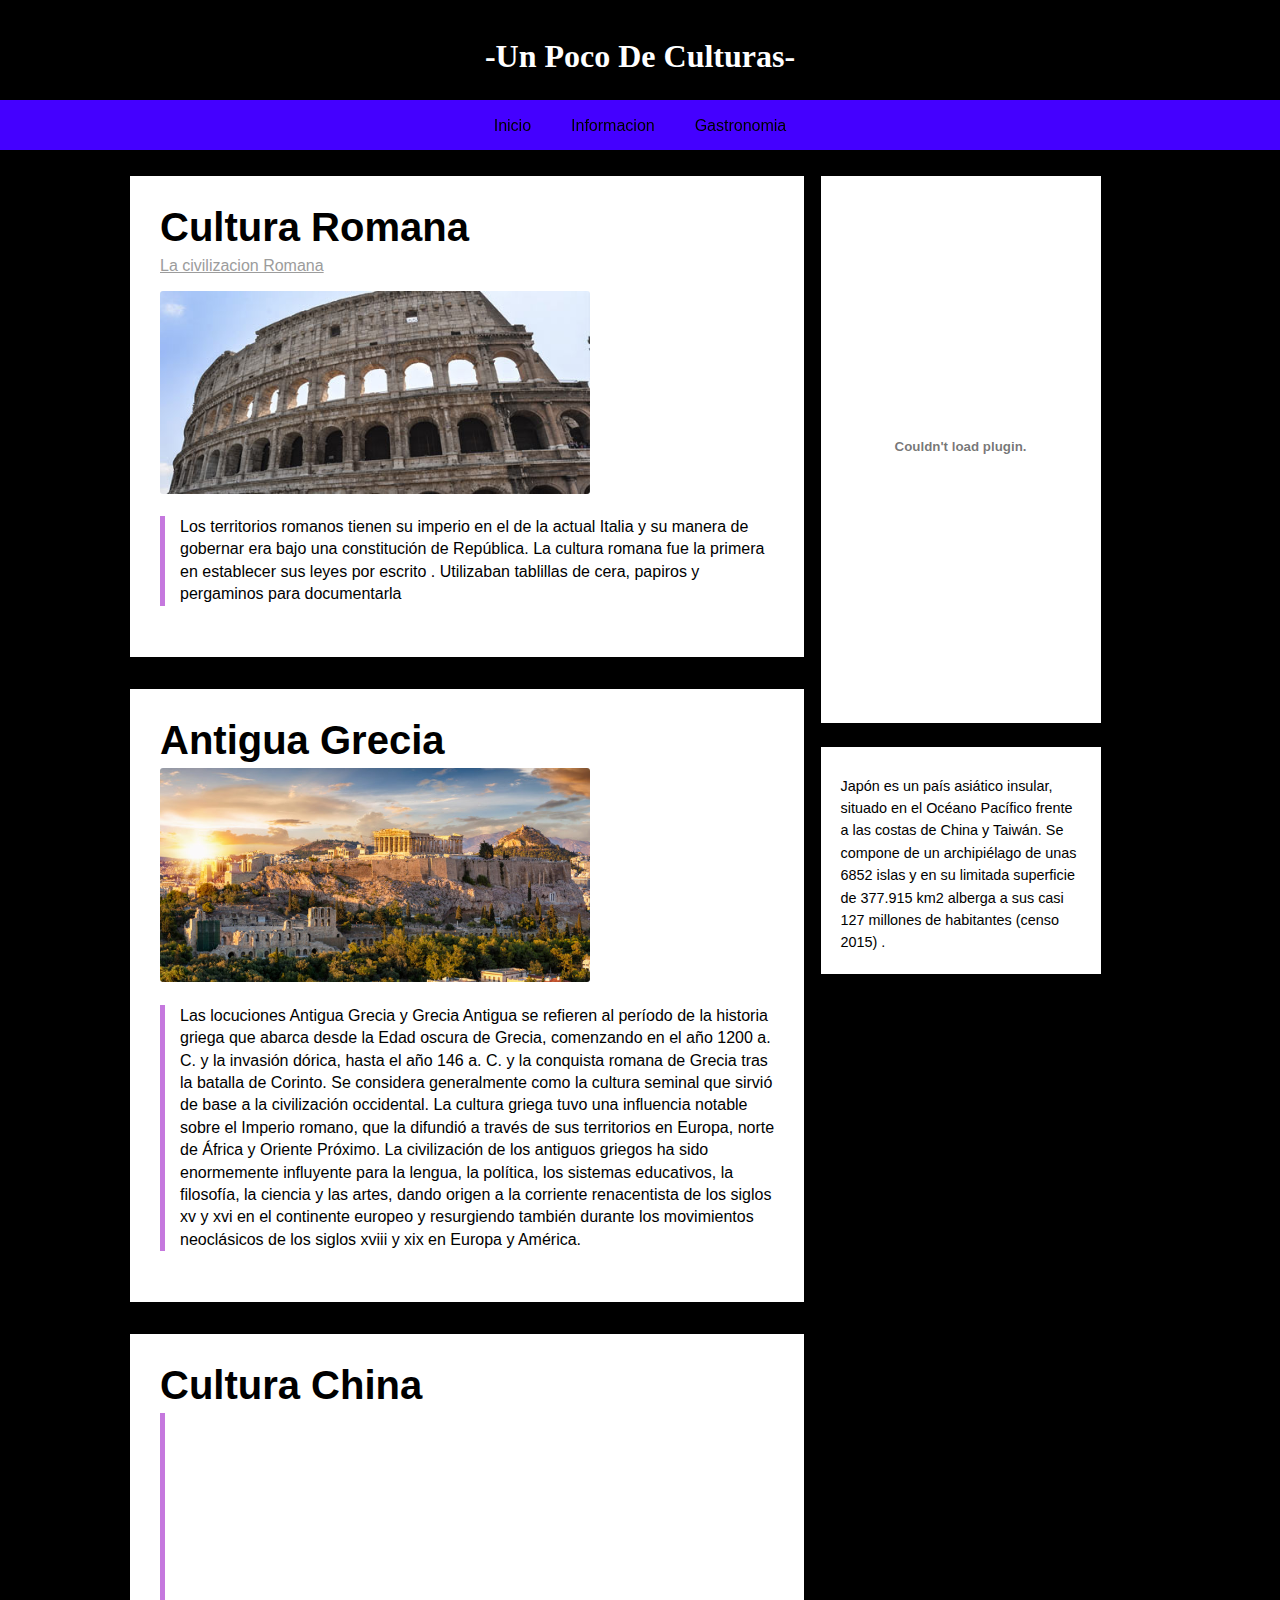
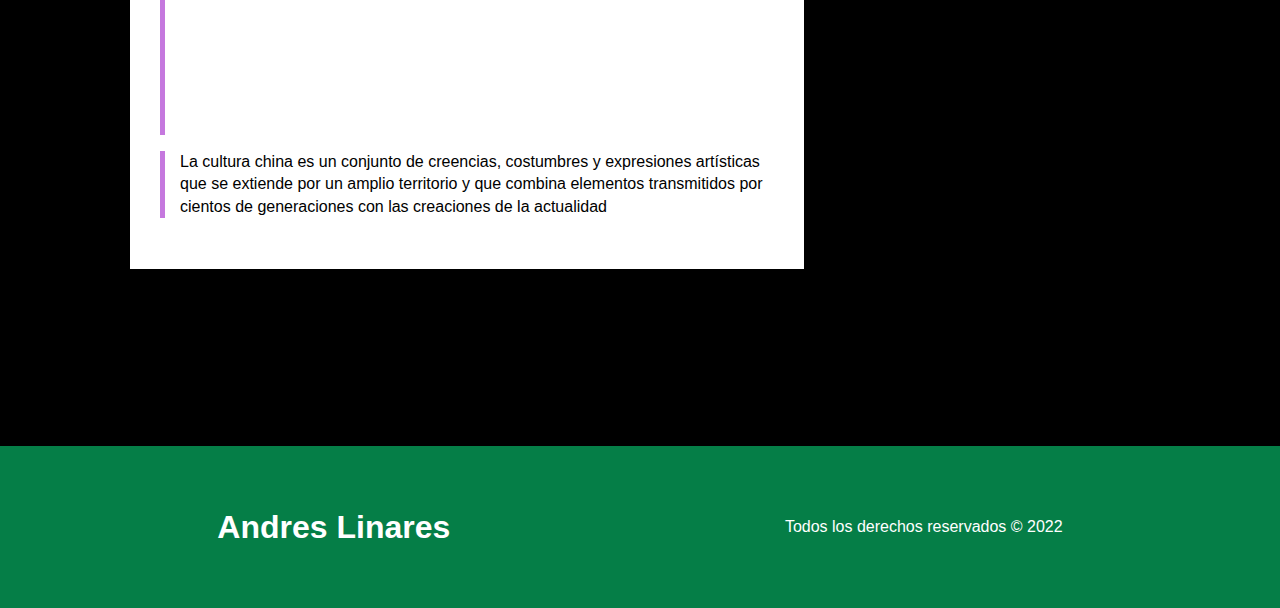
<file: index.html>
<!DOCTYPE html>
<html lang="es">
<head>
<meta charset="UTF-8"> <!-- el navegador conocerá la codificación de 
caracteres -->
<title>Proyecto</title>
<link rel="stylesheet"
href="https://use.fontawesome.com/releases/v5.4.2/css/all.css"
integrity="sha384-
/rXc/GQVaYpyDdyxK+ecHPVYJSN9bmVFBvjA/9eOB+pb3F2w2N6fc5qB9Ew5yIns"
crossorigin="anonymous"> <!-- Google Fonts Awesome para poner menú al 
disminuir el tamaño ejemplo en celulares -->
<link rel="stylesheet" href="css/estilo1.css">
<meta name="viewport" content="width=device-width, user-scalable=no, 
initial-scale=1.0, maximum-scale=1.0, minimum-scale=1.0"> <!--Es una de 
las etiquetas más representativas de la web móvil, que nos permite 
configurar cómo debe interpretar una página el navegador web para 
móviles. -->
</head>
<body>
    
<header>
    <br>
<br>
    <center><font face="adobe devanagari" size="6" color="White"><b>-Un Poco De Culturas-</b></font></center>

</header>
<nav class="menu">
<ul>
<li>Inicio</li>
<li>Informacion 
<ul>
<li><a href="index2.html" style="background:#82a1b5;color:white;">Cultura Romana</a></li>
<li><a href="index3.html" style="background:#82a1b5;color:white;">Antigua Grecia</a></li>
<li><a href="index4.html" style="background:#82a1b5;color:white;">Cultura China</a></li>
</li>
</ul>
</li>
<li>Gastronomia
    <ul>
    <li><a href="index5.html" style="background:#82a1b5;color:white;">Cultura Romana</a></li>
    <li><a href="index7.html" style="background:#82a1b5;color:white;">Antigua Grecia</a></li>
    <li><a href="index6.html" style="background:#82a1b5;color:white;">Cultura China</a></li>
    </li>
    </ul>


<div class="menu-bar">
<span class="hamburger-icon"><i class="fa fabars"></i></span>
</div>
</nav>
<div class="container">
<div class="section">
<div class="col span_2_of_3">
<div class="blog-post">
<h1 class="blog-title">Cultura Romana</h1>
<h2 class="date">La civilizacion Romana</h2>
<img src="Imagenes/1.jpg" alt="">
<p class="blog-content">Los territorios romanos tienen su imperio en el de la actual Italia y su manera de gobernar era bajo una constitución de República. La cultura romana fue la primera en establecer sus leyes por escrito . Utilizaban tablillas de cera, papiros y pergaminos para documentarla
</p>
</div>
<div class="blog-post">
<h1 class="blog-title">Antigua Grecia</h1>
<h2 class="date"></h2>
<img src="Imagenes/2.jpg" alt="">
<p class="blog-content">Las locuciones Antigua Grecia y Grecia Antigua se refieren al período de la historia griega que abarca desde la Edad oscura de Grecia, comenzando en el año 1200 a. C. y la invasión dórica, hasta el año 146 a. C. y la conquista romana de Grecia tras la batalla de Corinto. Se considera generalmente como la cultura seminal que sirvió de base a la civilización occidental. La cultura griega tuvo una influencia notable sobre el Imperio romano, que la difundió a través de sus territorios en Europa, norte de África y Oriente Próximo. La civilización de los antiguos griegos ha sido enormemente influyente para la lengua, la política, los sistemas educativos, la filosofía, la ciencia y las artes, dando origen a la corriente renacentista de los siglos xv y xvi en el continente europeo y resurgiendo también durante los movimientos neoclásicos de los siglos xviii y xix en Europa y América.
</p>
</div>
<div class="blog-post">
<h1 class="blog-title">Cultura China</h1>
<h2 class="date"></h2>
<p class="blog-content"> <iframe width="560" height="315" src="https://www.youtube.com/embed/LuzCWw8Oo-o" title="YouTube video player" frameborder="0" allow="accelerometer; autoplay; clipboard-write; encrypted-media; gyroscope; picture-in-picture" allowfullscreen></iframe> </p>
<p class="blog-content"> La cultura china es un conjunto de creencias, costumbres y expresiones artísticas que se extiende por un amplio territorio y que combina elementos transmitidos por cientos de generaciones con las creaciones de la actualidad 
</p>
</div>
,<br>
<br>
<br>
<br>
<br>
<br>
</div>
<aside class="col span1_of_3">
<div class="side-post">

    <embed src="PDF.pdf" type="application/pdf" width="100%" height="500px"/>

</div>
<div class="side-post">
<p class="side-content">Japón es un país asiático insular, situado en el Océano Pacífico frente a las costas de China y Taiwán. Se compone de un archipiélago de unas 6852 islas y en su limitada superficie de 377.915 km2 alberga a sus casi 127 millones de habitantes (censo 2015)

    .</p>

</aside>
</div>
</div>
<footer>
<h1>Andres Linares</h1>
<p>Todos los derechos reservados © 2022</p>
</footer>
<script src="https://code.jquery.com/jquery-3.3.1.min.js"></script>
<script src="js/script.js"></script>
<script src="js/pamenu.js"></script>
</body>
</html>
</file>
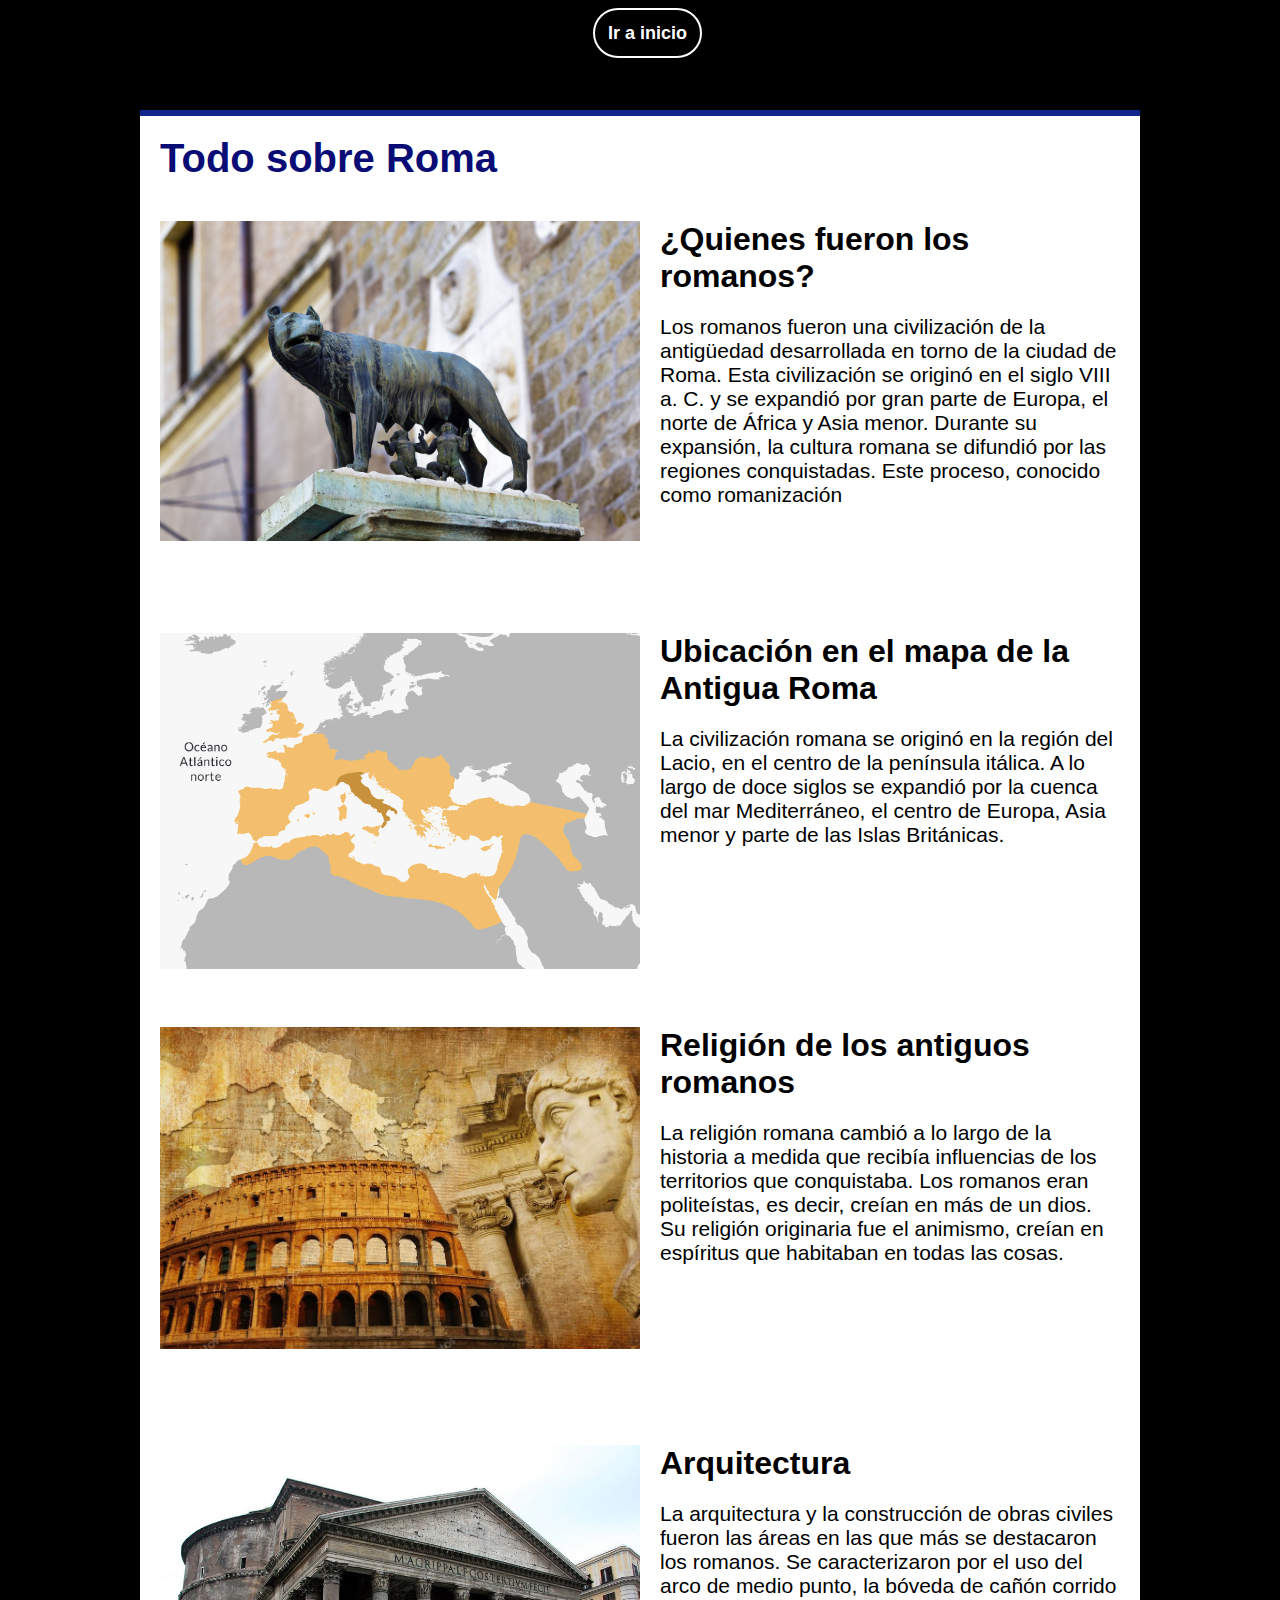
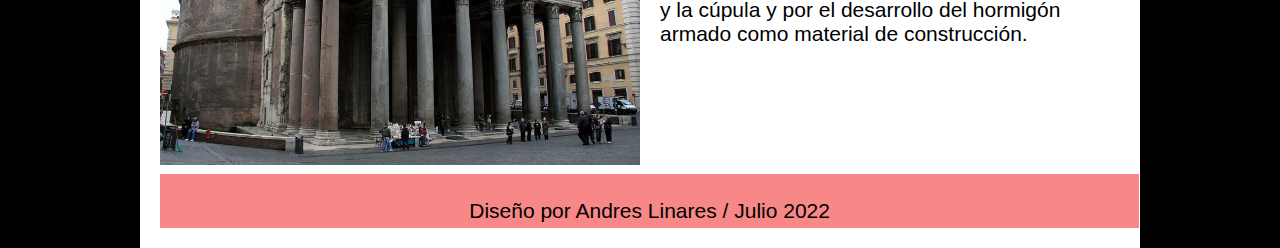
<file: index2.html>
<!DOCTYPE html>
<html lang="es-ES">
<head>
<meta charset="UTF-8">
<title>Menú en HTML y CSS</title>
<link rel="stylesheet" href="Iconos/iconos/css/fontello.css">
<link rel="stylesheet" href="Iconos/iconos2/css/fontello.css">
<link rel="stylesheet" href="css/menunn3.css">
<link rel="stylesheet" href="css/menun2.css">
<meta name="viewport" content="width=device-width, user-scalable=no, initialscale=1.0, maximum-scale=1.0, minimum-scale=1.0">
</head>
<body style="background-color:#000000;">
<header>
<input type="checkbox" id="check">
<label for="check" class="icon-menu"></label>
<nav class="menu">
<ul>
<!-- Enlace se coloca aquí -->

<li><a href="index.html" style="background:#000000;color:white;">Ir a inicio</a></li>
</ul>
</nav>
</header>
<div class="container-all">
<h1 class="title">Todo sobre Roma</h1>
<img src="Imagenes/roma1.jpg">
<h1>¿Quienes fueron los romanos?
</h1>
<p>Los romanos fueron una civilización de la antigüedad desarrollada en torno de la ciudad de Roma. Esta civilización se originó en el siglo VIII a. C. y se expandió por gran parte de Europa, el norte de África y Asia menor.

    Durante su expansión, la cultura romana se difundió por las regiones conquistadas. Este proceso, conocido como romanización</p>
<br>
<br>
<br>
<br>
<br>
<br>
<br>
<img src="Imagenes/roma2.jpg">
<h1>Ubicación en el mapa de la Antigua Roma</h1>
<p>La civilización romana se originó en la región del Lacio, en el centro de la península itálica. A lo largo de doce siglos se expandió por la cuenca del mar Mediterráneo, el centro de Europa, Asia menor y parte de las Islas Británicas.
</p>
<br>
<br>
<br>
<br>
<br>
<br>
<br>
<br>
<br>
<br>

<img src="Imagenes/roma3.jpg">
<h1>Religión de los antiguos romanos</h1>
<p>La religión romana cambió a lo largo de la historia a medida que recibía influencias de los territorios que conquistaba.

    Los romanos eran politeístas, es decir, creían en más de un dios. Su religión originaria fue el animismo, creían en espíritus que habitaban en todas las cosas.

</p>

<br>
<br>
<br>
<br>
<br>
<br>
<br>
<br>
<br>
<br>
<img src="Imagenes/roma4.jpg">
<h1>Arquitectura
</h1>
<p>La arquitectura y la construcción de obras civiles fueron las áreas en las que más se destacaron los romanos.

    Se caracterizaron por el uso del arco de medio punto, la bóveda de cañón corrido y la cúpula y por el desarrollo del hormigón armado como material de construcción.



</p>
<br>
<br>
<br>
<br>
<br>
<br>
<script src="js/script.js"></script>

</p>
</aside>
</section>
<footer id="footer"><p>Diseño por Andres Linares / Julio 2022
</p></footer>
</div>
</body>
</html>
</file>
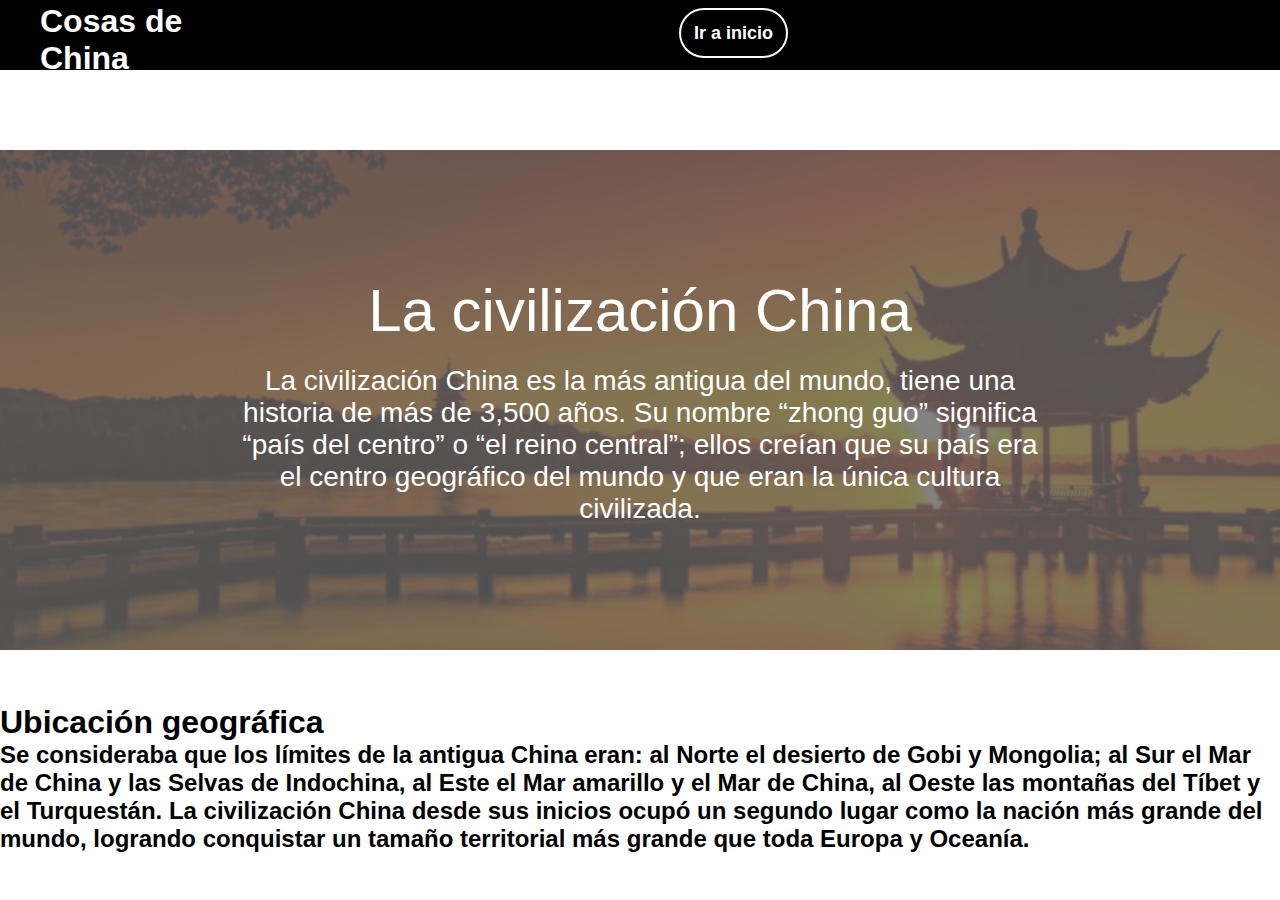
<file: index4.html>
<!DOCTYPE html>
<html lang="en">
<head>
<meta charset="UTF-8">
<title>Minecraft</title>
<script src="js/script.js"
crossorigin="anonymous"></script>
<link rel="stylesheet" href="css/estilooooo.css">
<meta name="viewport" content="width=device-width, user-scalable=no, initialscale=1.0, maximum-scale=1.0, minimum-scale=1.0">
</head>
<body>
<!--Header - menu-->
<header>
<div class="header-content">
<div class="logo">
<h1><b>Cosas de China</b></h1>
</div>


<body>
    <header>
        <input type="checkbox" id="check">
        <label for="check" class="icon-menu"></label>
        <nav class="menu">
        <ul>
        <!-- Enlace se coloca aquí -->
        <link rel="stylesheet" href="css/menun.css">
        <li><a href="index.html" style="background:#000000;color:white;">Ir a inicio</a></li>
        </ul>
        </nav>
        </header>

</ul>
</nav>
</div>
</div>
<div id="icon-menu">
<i class="fas fa-bars"></i>
</div>
</header>
<!--Portada-->
<div class="container-all" id="move-content">
<div class="container-cover">
<div class="container-info-cover">
<h1>La civilización China</h1>
<p>La civilización China es la más antigua del mundo, tiene una historia de más de 3,500 años. Su nombre “zhong guo” significa “país del centro” o “el reino central”; ellos creían que su país era el centro geográfico del mundo y que eran la única cultura civilizada.</p>
</div>
 <br>
 <br>
 <br>

 <h1 class="title">Ubicación geográfica</h1>
    
    <h2 class="sub-title">Se consideraba que los límites de la antigua China eran: al Norte el desierto de Gobi y Mongolia; al Sur el Mar de China y las Selvas de Indochina, al Este el Mar amarillo y el Mar de China, al Oeste las montañas del Tíbet y el Turquestán.

        La civilización China desde sus inicios ocupó un segundo lugar como la nación más grande del mundo, logrando conquistar un tamaño territorial más grande que toda Europa y Oceanía.</h2>

        <br>
        <br>
        


</div>
</div>
<script src="js/script.js"></script>
</body>
</html>
</file>
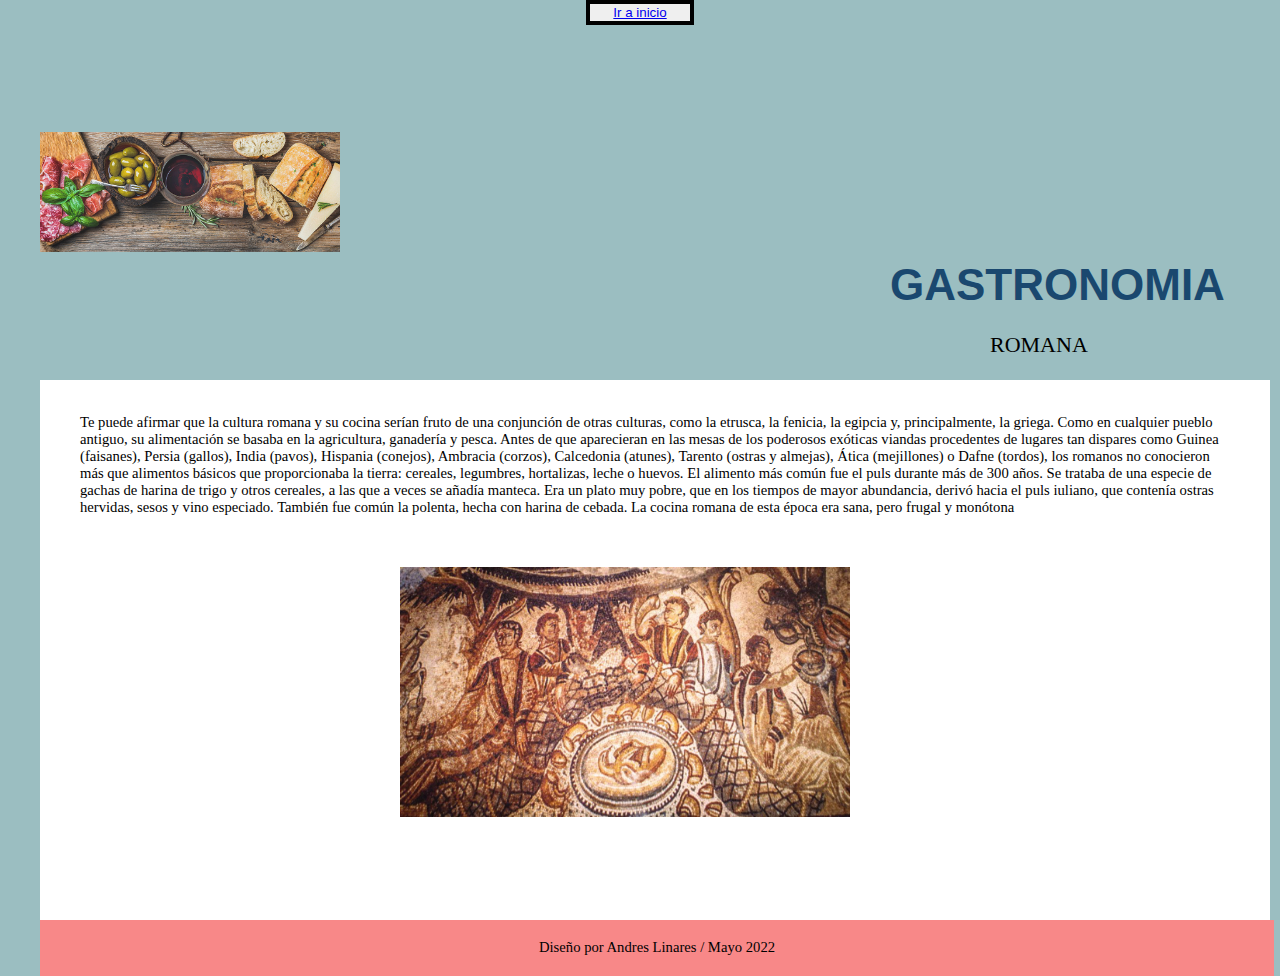
<file: index5.html>
<!DOCTYPE html>
<html lang="es-ES">
<head>
<meta charset="UTF-8">
<link rel="stylesheet" type="text/css" href="css/urud.css">
<title>Gastronomia Romana</title>
</head>
<body>

    <center><button style="width: 9%;border: 4px solid rgb(0, 0, 0);"><a
        href="index.html">Ir a inicio</a></button></center>
 
    <!--HEADER 1-->
    <!-- "id" de imagen -->
    <header id="imagenlogo">
    <h1><a href="index.html">Gastronomia</a>  </h1>
    <p id="subtitulo"> Romana </p>
    </header>
<!-- Todo lo que visualizamos en la pagina Web-->
<section>
    <nav id="menu">
        <ul>
          

        </ul>
    </nav>
</section>
<section id="seccion">
<!--PUEDE A VER 2 HEADERS??? Claro que si!!-->
<header id="subtitulo2">
</header>
<aside id="ladoderecho">
<p> Te puede afirmar que la cultura romana y su cocina serían fruto de una conjunción de otras culturas, como la etrusca, la fenicia, la egipcia y, principalmente, la griega. Como en cualquier pueblo antiguo, su alimentación se basaba en la agricultura, ganadería y pesca.

    Antes de que aparecieran en las mesas de los poderosos exóticas viandas procedentes de lugares tan dispares como Guinea (faisanes), Persia (gallos), India (pavos), Hispania (conejos), Ambracia (corzos), Calcedonia (atunes), Tarento (ostras y almejas), Ática (mejillones) o Dafne (tordos), los romanos no conocieron más que alimentos básicos que proporcionaba la tierra: cereales, legumbres, hortalizas, leche o huevos.
    
    El alimento más común fue el puls durante más de 300 años. Se trataba de una especie de gachas de harina de trigo y otros cereales, a las que a veces se añadía manteca. Era un plato muy pobre, que en los tiempos de mayor abundancia, derivó hacia el puls iuliano, que contenía ostras hervidas, sesos y vino especiado. También fue común la polenta, hecha con harina de cebada.
    
    La cocina romana de esta época era sana, pero frugal y monótona
<br><br>

<br>
<br>
<img src="Imagenes/rimagas1.jpg" style="width:450px;
height:210x" id="imagen">



</p>
</aside>
</section>
<footer id="footer"><p>Diseño por Andres Linares / Mayo 2022
</p></footer>


</body>
</html>
</file>
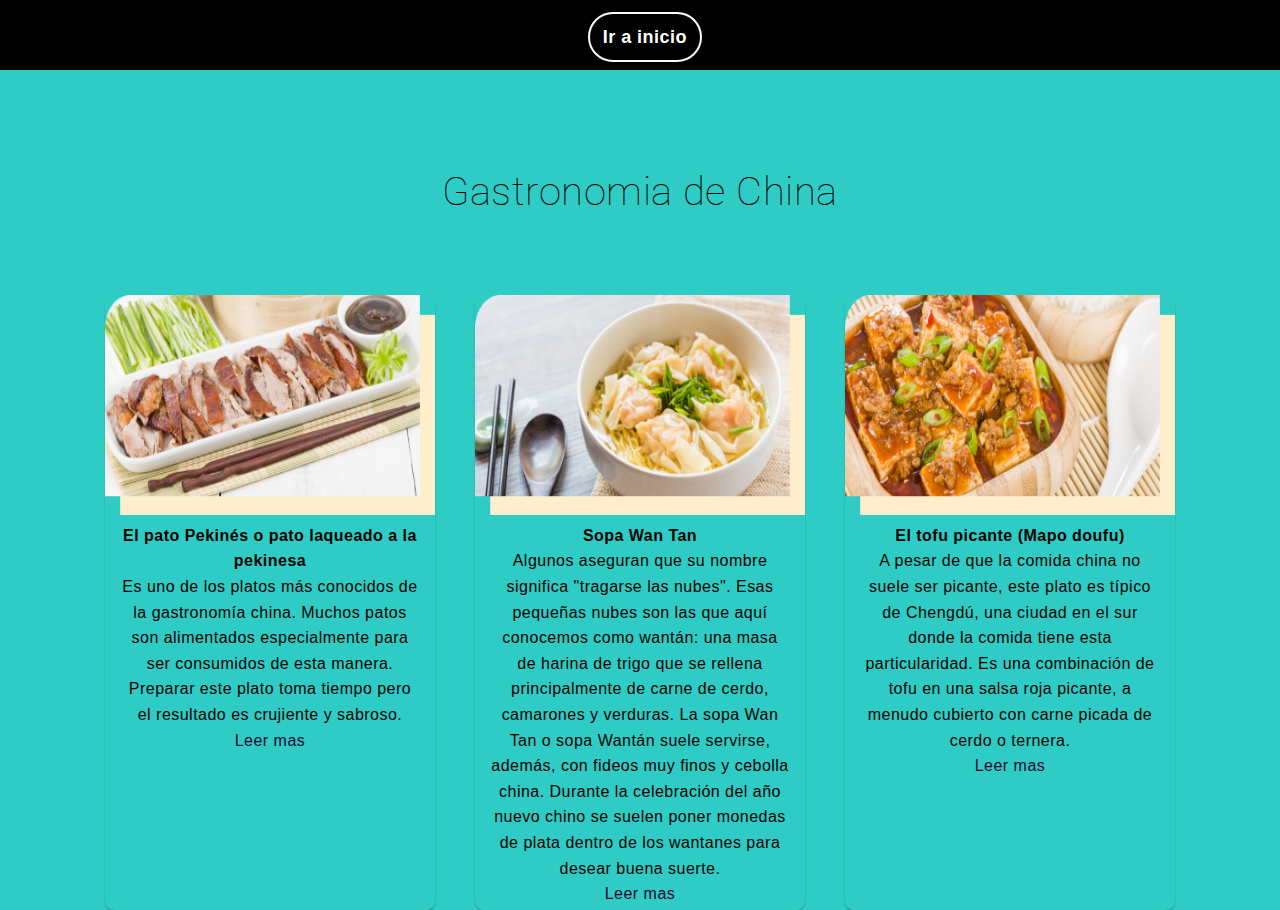
<file: index6.html>
<!DOCTYPE html>
<html lang="es">
<head>
    
    <meta charset="UTF-8">
    <title>UPDT</title>
    <link rel="stylesheet" href="css/estilosloslos.css">
    <meta name="viewport" content="width=device-width, user-scalable=no, initial-
scale=1.0, maximum-scale=1.0, minimum-scale=1.0">
</head>
<body>
    <header>
        <input type="checkbox" id="check">
        <label for="check" class="icon-menu"></label>
        <nav class="menu">
        <ul>
        <!-- Enlace se coloca aquí -->
        <link rel="stylesheet" href="css/menun.css">
        <li><a href="index.html" style="background:#000000;color:white;">Ir a inicio</a></li>
        </ul>
        </nav>
        </header>
    
    <h1 class="title">Gastronomia de China</h1>
    <br>
    <br>

    <div class="container">

        <div class="card">
            <img src="Imagenes/gaschina1.png">
            <h4>El pato Pekinés o pato laqueado a la pekinesa</h4>
            <p>Es uno de los platos más conocidos de la gastronomía china. Muchos patos son alimentados especialmente para ser consumidos de esta manera. Preparar este plato toma tiempo pero el resultado es crujiente y sabroso.

            </p>
            <a href="https://www.diariamenteali.com/articulo/10_platos_tipicos_de_china">Leer mas</a>
        </div>

        <div class="card">
            <img src="Imagenes/22222.png">
            <h4>Sopa Wan Tan</h4>
            <p>Algunos aseguran que su nombre significa "tragarse las nubes". Esas pequeñas nubes son las que aquí conocemos como wantán: una masa de harina de trigo que se rellena principalmente de carne de cerdo, camarones y verduras. La sopa Wan Tan o sopa Wantán suele servirse, además, con fideos muy finos y cebolla china. Durante la celebración del año nuevo chino se suelen poner monedas de plata dentro de los wantanes para desear buena suerte.

            </p>
            <a href="https://www.diariamenteali.com/articulo/10_platos_tipicos_de_china">Leer mas</a>
        </div>

        <div class="card">
            <img src="Imagenes/3333.png">
            <h4>El tofu picante (Mapo doufu)</h4>
            <p>A pesar de que la comida china no suele ser picante, este plato es típico de Chengdú, una ciudad en el sur donde la comida tiene esta particularidad. Es una combinación de tofu en una salsa roja picante, a menudo cubierto con carne picada de cerdo o ternera.

            </p>
            <a href="https://www.diariamenteali.com/articulo/10_platos_tipicos_de_china">Leer mas</a>
        </div>

    </div>

  

</body>


</html>
</file>
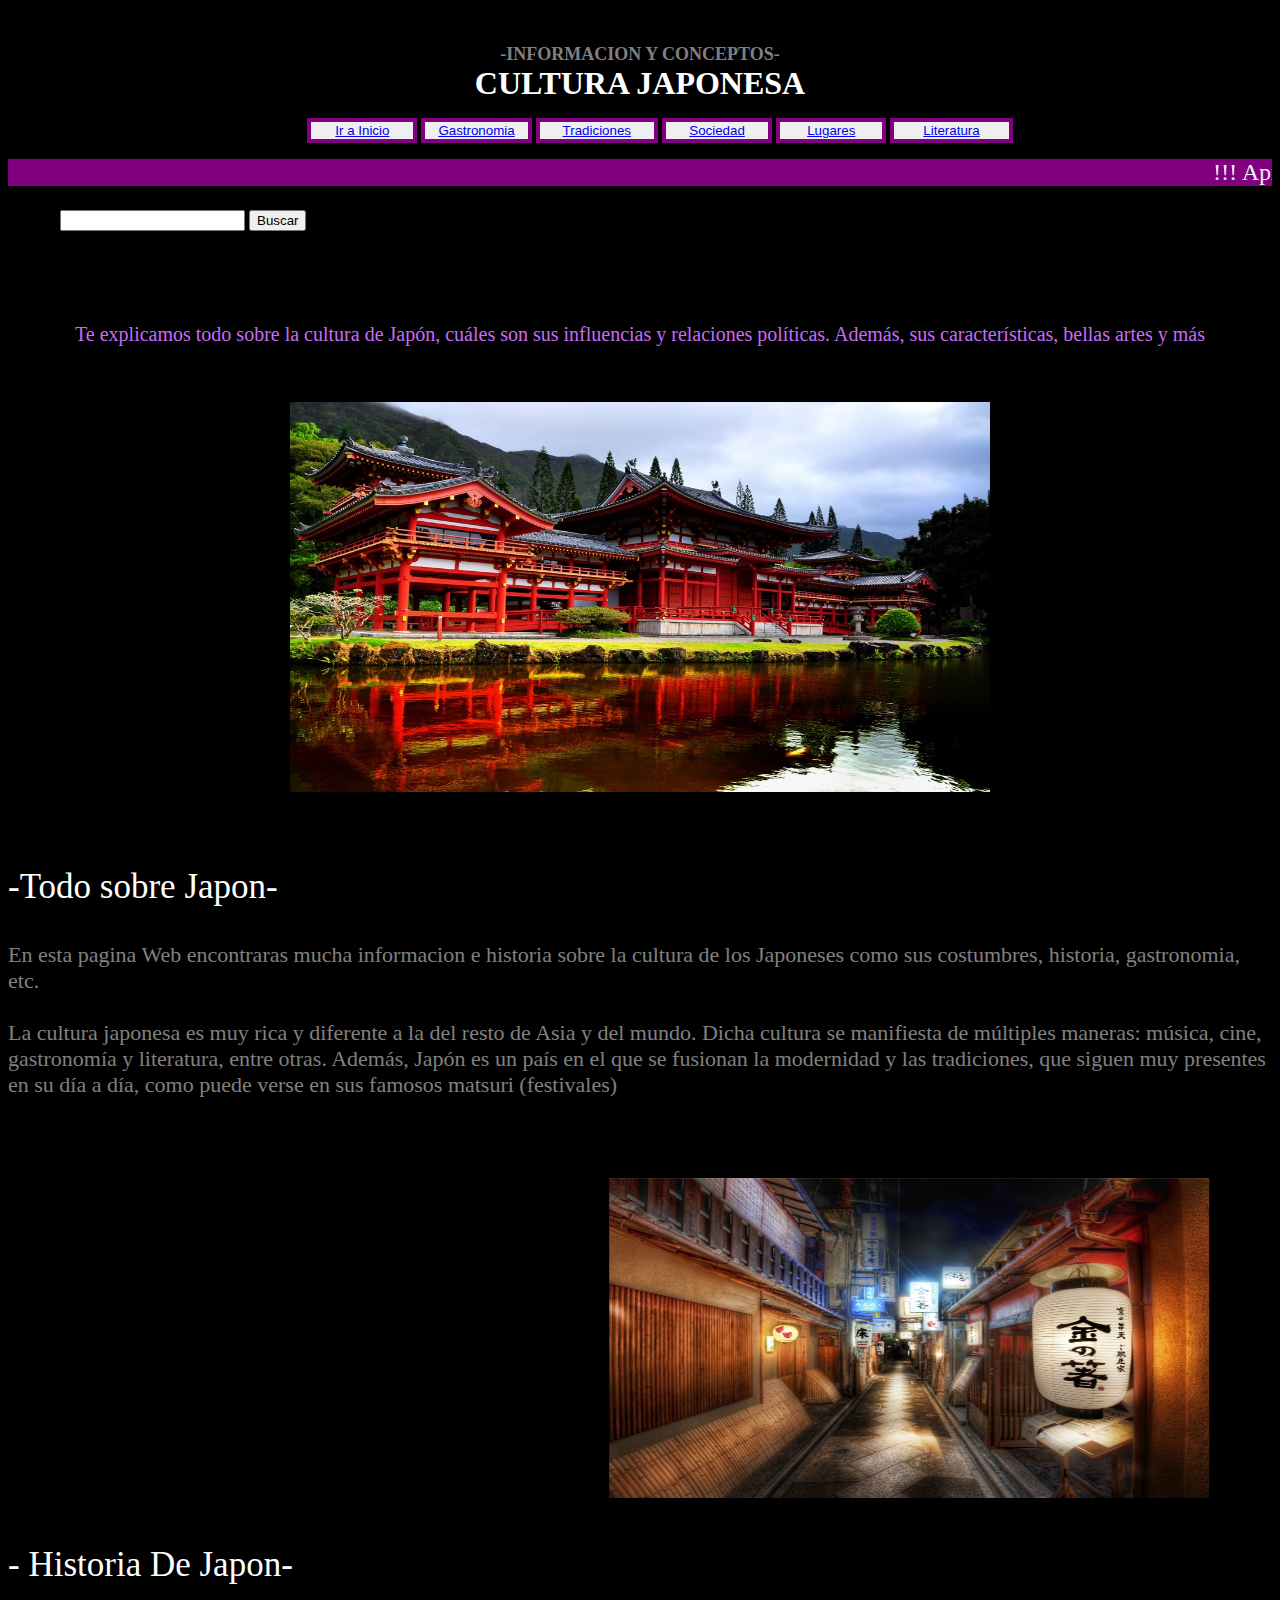
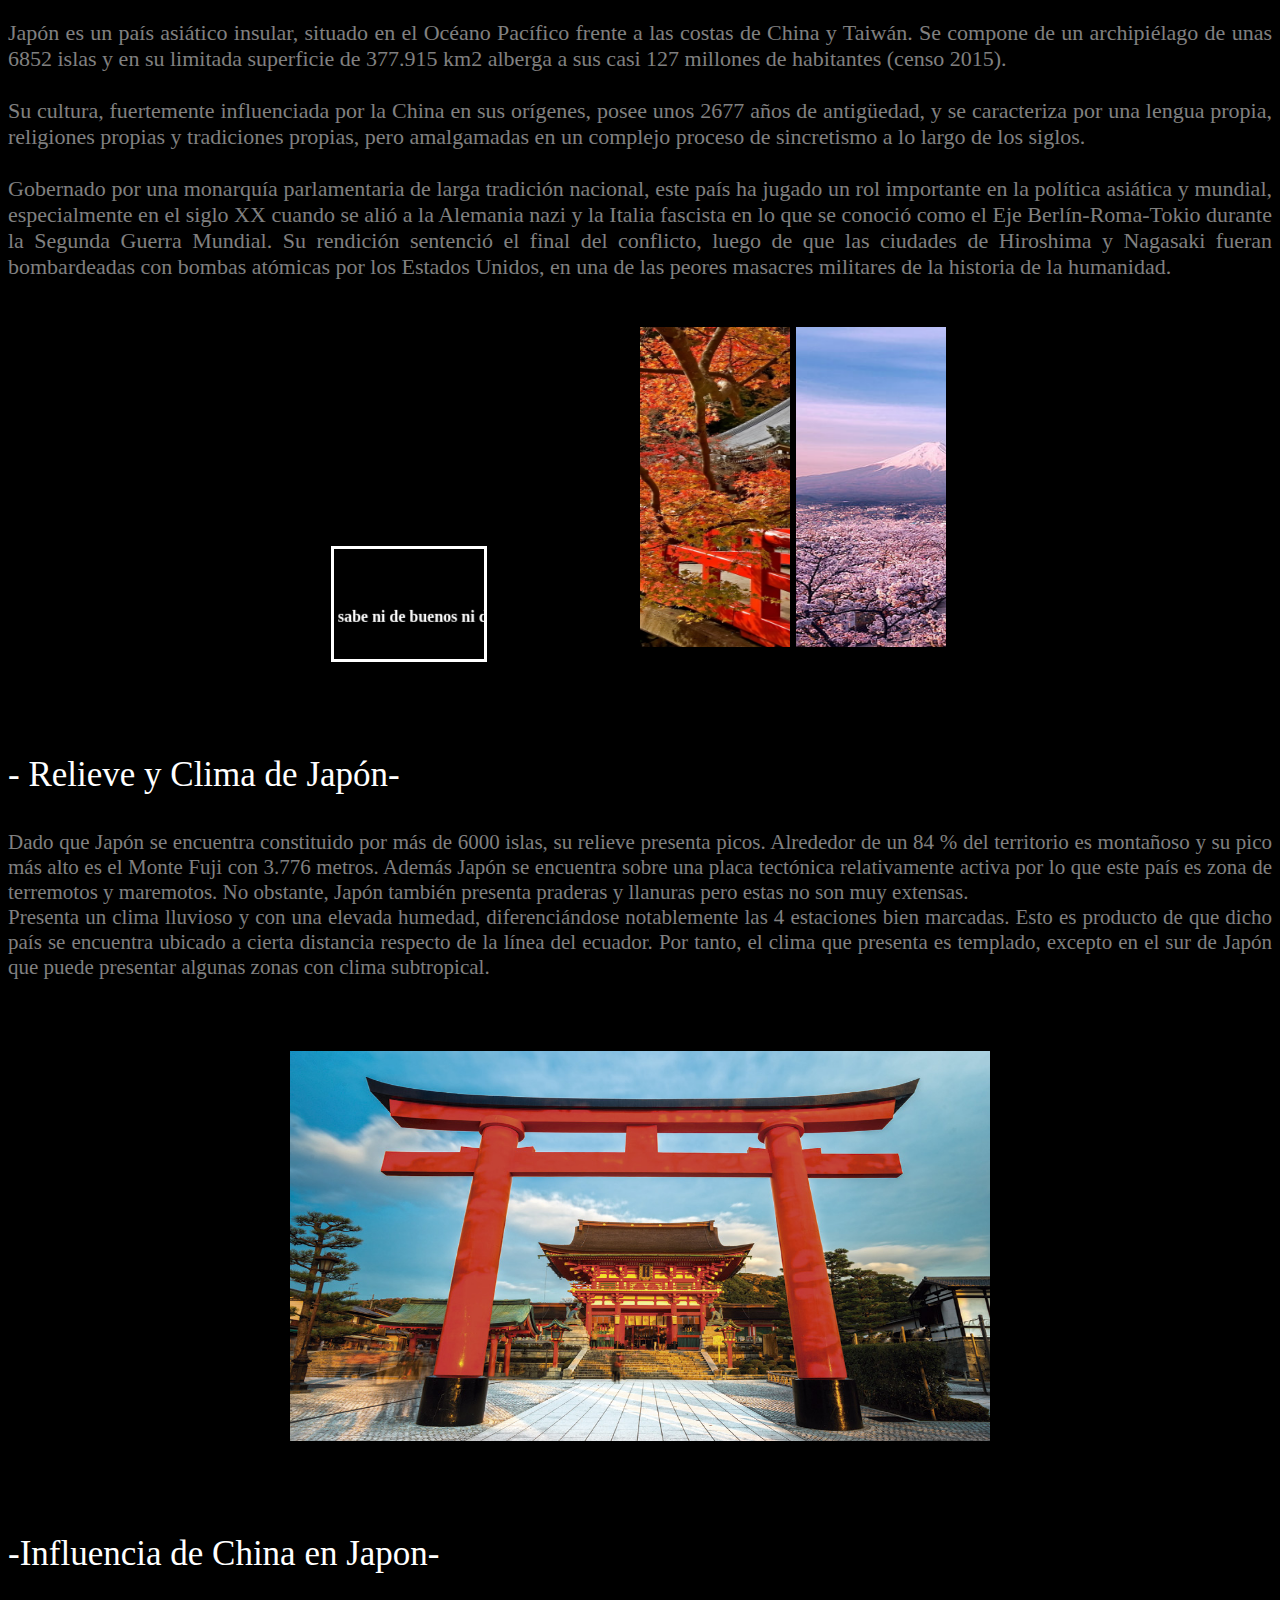
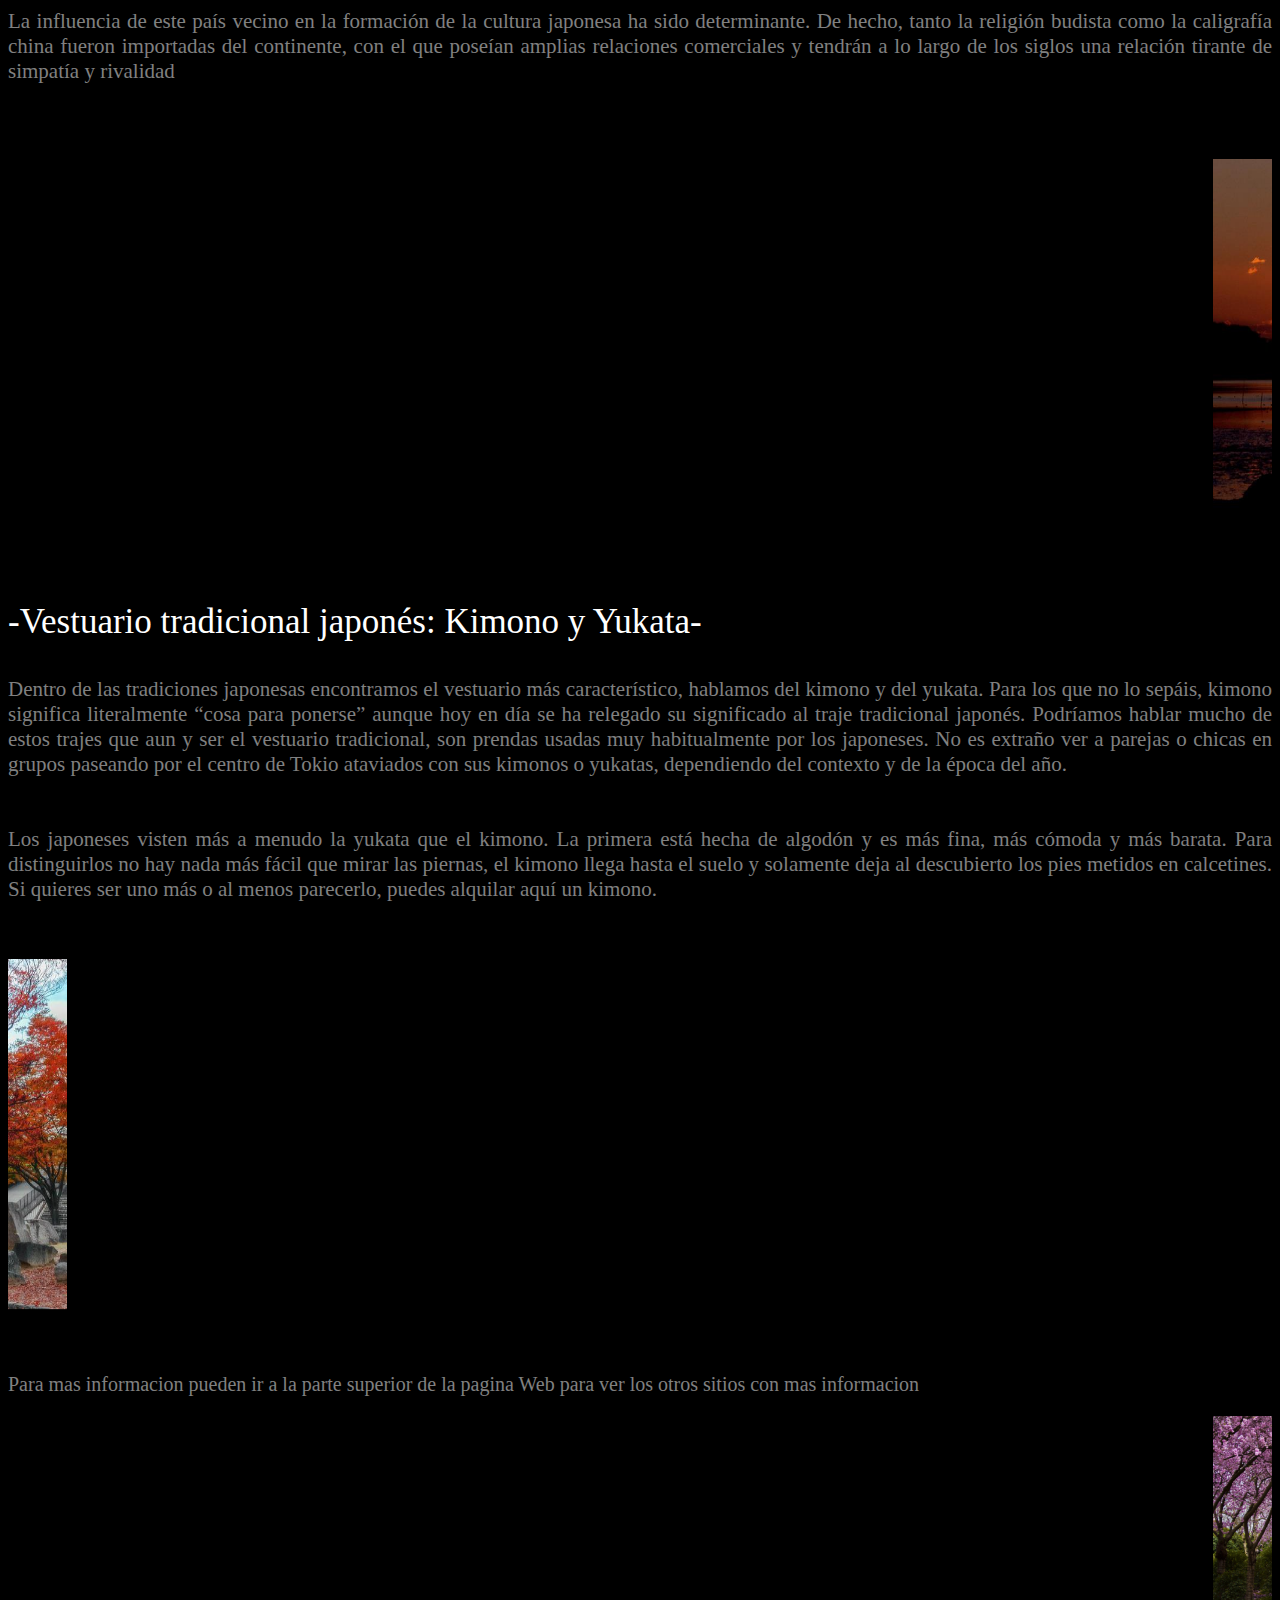
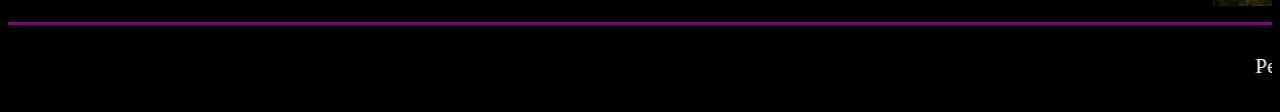
<file: index8.html>
<!DOCTYPE html>
<html lang="es-ES">
<meta charset="utf-8">
<head>
<title> Mi pagina web con html </title> <!--titulo de la pestana-->
</head>

<body style="background-color:black;"> <!-- color de fondo-->
<br>
<br>
    <center><font face="adobe devanagari" size="4" color="gray"><b>-INFORMACION Y CONCEPTOS-</b></font></center>
    <center><font face="bell mt" size="6" color="white"><b>CULTURA JAPONESA</b></font></center> <!--tema de lo tara la pagina-->

    <!--Menu de navegacion de lista ul-->
    <ul>
    <center>
        <button style="width: 9%;border: 4px solid purple;"><a
            href="index.html">Ir a Inicio</a></button>
        <button style="width: 9%;border: 4px solid purple;"><a
    href="http://www.oitsa.com.mx/articulo/gastronomia-japonesa/#:~:text=Una%20comida%20japonesa%20estándar%2C%20consiste,%2C%20carne%2C%20aves%20o%20vegetales.">Gastronomia</a></button>
    <button style="width: 10%;border: 4px solid purple;"><a
        href="https://www.viajesajapon.net/travel_tips/festivales-tradicionales/">Tradiciones</a></button>
        <button style="width: 9%;border: 4px solid purple;"><a
            href="https://japon-secreto.com/valores-sociedad-japonesa/#:~:text=La%20sociedad%20japonesa%20es%20generalmente,una%20unidad%20o%20grupo%20colectivo.&text=En%20este%20contexto%2C%20es%20de,o%20rentaisekinin%20(連帯責任).">Sociedad</a></button>
            <button style="width: 9%;border: 4px solid purple;"><a
                href="https://www.nippon.com/es/features/h10004/">Lugares</a></button>
                <button style="width: 10%;border: 4px solid purple;"><a
                    href="https://www.educaciontrespuntocero.com/libros/literatura-japonesa/">Literatura</a></button>
                </center>
            </ul>

            <font face="Impact" size="5px" color="white">
            <marquee bgcolor="purple">!!! Aprende de la cultura Japones con nosotros !!!</marquee>
            </font>
            <br>
            <br>
            <!--boton de busqueda de google-->
            <form action="http" method="get">
                google:
                <input type="search" name="q">
        <input type="submit" value="Buscar">
            </form>
            <br>
            <br>
            <!-- Boton para navegar a un sitio web-->
            
            <br>
            <br>
            <center><p style="color:rgb(201, 108, 244); font-size: 20px">Te explicamos todo sobre la cultura de Japón, cuáles son sus 
                influencias y relaciones políticas. Además, sus características, bellas artes y más</p></center>
                <br>
                <br>
                <center><img src="Imagenes/templo1.jpeg" style="width:700px; height:390px"></center>
                <br>
                <br>
            <font face="bell mt"><p style="color:white; font-size:35px">-Todo sobre Japon-</p></font><!--Estilo del parrafo: color y tamano-->
            <p style="color:gray; font-size:22px; text:justify"> En esta pagina Web encontraras mucha informacion e historia sobre la cultura 
                de los Japoneses como sus costumbres, historia, gastronomia, etc. 
                <br>
                <br>
                La cultura japonesa es muy rica y diferente a la del resto de Asia y del mundo.
                Dicha cultura se manifiesta de múltiples maneras: música, cine, gastronomía y literatura, entre otras.
                Además, Japón es un país en el que se fusionan la modernidad y las tradiciones, que siguen muy presentes 
                en su día a día, como puede verse en sus famosos matsuri (festivales)</p>
                <br>
                <br>
                <br>
                <marquee behavior="alternate"><img src="Imagenes/t4.jpg" style="width:600px;
                    height:320px" border="4"></marquee>

<font face="bell mt"><p style="color:white; font-size:35px">- Historia De Japon-</p></font><!-- Estilo del parrafo: color y tamano-->
<p style="color:gray; font-size:22px; text-align:justify">Japón es un país asiático insular, situado en el Océano 
    Pacífico frente a las costas de China y Taiwán. Se compone de un archipiélago de unas 6852 islas y en su limitada 
    superficie de 377.915 km2 alberga a sus casi 127 millones de habitantes (censo 2015).
    <br>
    <br>
    Su cultura, fuertemente influenciada por la China en sus orígenes, posee unos 2677 años de antigüedad, y se caracteriza 
    por una lengua propia, religiones propias y tradiciones propias, pero amalgamadas en un complejo proceso de sincretismo a lo largo de los siglos.
    <br>
    <br>
    Gobernado por una monarquía parlamentaria de larga tradición nacional, este país ha jugado un rol importante en la política asiática y mundial,
     especialmente en el siglo XX cuando se alió a la Alemania nazi y la Italia fascista en lo que se conoció como el Eje Berlín-Roma-Tokio durante 
     la Segunda Guerra Mundial. Su rendición sentenció el final del conflicto, luego de que las ciudades de Hiroshima y Nagasaki fueran bombardeadas 
     con bombas atómicas por los Estados Unidos, en una de las peores masacres militares de la historia de la humanidad.
    </p>
    <br>
    <center><marquee direction="down" width="150" height="110"
    behavior="alternate" style="border:solid; color:white;">
    <marquee behavior="alternate">
        <b>El sol no sabe ni de buenos ni de malos</b>
    </marquee>
    
</marquee><marquee direction="down" width="150" heigth="110" 
behavior="alternate" style="border:solid color=white" >
<marquee behavior="alternate">
    <b> Calienta e ilumina a todos por igual.</b>
    </marquee>
</marquee><marquee direction="down" width="150" heigth="110"
behavior="alternate" style="border:solid">
<marquee behavior="alternate"> 
<img src="Imagenes/t5.jpg"  style="width:600px;height:320px" border="4">
</marquee>
</marquee><marquee direction="down" width="150" heigth="110"
behavior="alternate" style="border:solid">
<marquee behavior="alternate"> 
    <img src="Imagenes/t6.jpg"  style="width:600px;height:320px" border="4">
</marquee>
</marquee></center>
<br>
<br>
<br>


    <font face="bell mt"><p style="color:white; font-size:35px">- Relieve y Clima de Japón-</p></font><!-- Estilo del parrafo: color y tamano-->

          <p style="color:gray; font-size:21px; text-align:justify">  Dado que Japón se encuentra constituido
             por más de 6000 islas, su relieve presenta picos. Alrededor de un 84 % del territorio es montañoso
                  y su pico más alto es el Monte Fuji con 3.776 metros.
                Además Japón se encuentra sobre una placa tectónica relativamente activa por lo que este país es
              zona de terremotos y maremotos. No obstante, Japón también presenta praderas y llanuras pero estas
                  no son muy extensas.
                
            <br>
                Presenta un clima lluvioso y con una elevada humedad, diferenciándose notablemente las 4 estaciones
                 bien marcadas. Esto es producto de que dicho país se encuentra ubicado a cierta distancia respecto
                  de la línea del ecuador.
    
    Por tanto, el clima que presenta es templado, excepto en el sur de Japón que puede presentar algunas zonas con
     clima subtropical.
<br>
<br>
<br>
<center><img src="Imagenes/t7.jpg" style="width:700px; height:390px"></center>
    
        <br>
        <br>
        <br>
        <font face="bell mt"><p style="color:white; font-size:35px">-Influencia de China en Japon-</p></font>
        <p style="color:gray; font-size:21px; text-align:justify">La influencia de este país vecino en la 
            formación de la cultura japonesa ha sido determinante. De hecho, tanto la religión budista como la caligrafía china fueron importadas del continente, con el que poseían amplias relaciones comerciales y tendrán a lo largo de los siglos una relación tirante de simpatía y rivalidad</p>
        <br>
        <br>
        <br>
            <marquee direction="left"><img src="Imagenes/t8.jpg" style="width:520px;
                height:400px"></marquee>
        <font face="bell mt"><p style="color:white; font-size:35px">-Vestuario tradicional japonés: Kimono y Yukata-</p></font>
        <p style="color:gray; font-size:21px; text-align:justify"> Dentro de las tradiciones japonesas encontramos el vestuario más 
            característico, hablamos del kimono y del yukata. Para los que no lo sepáis, kimono significa literalmente “cosa para ponerse” 
            aunque hoy en día se ha relegado su significado al traje tradicional japonés. Podríamos hablar mucho de estos trajes que aun y ser 
            el vestuario tradicional, son prendas usadas muy habitualmente por los japoneses. No es extraño ver a parejas o chicas en grupos paseando 
            por el centro de Tokio ataviados con sus kimonos o yukatas, dependiendo del contexto y de la época del año. 
        <br>
        <br>
        <br>
        Los japoneses visten más a menudo la yukata que el kimono. La primera está hecha de algodón y es más fina, más cómoda y más barata. 
        Para distinguirlos no hay nada más fácil que mirar las piernas, el kimono llega hasta el suelo y solamente deja al descubierto los pies
         metidos en calcetines. Si quieres ser uno más o al menos parecerlo, puedes alquilar aquí un kimono.
        </p>
        <br>
        <br>

            <marquee direction="right"><img src="Imagenes/tkim.jpg" style="width:600px;
                height:350px"></marquee>
                <br>
                <br>
                <br>
        <center><p style="color:gray; font-size:20px; text-align:justify">
        Para mas informacion pueden ir a la parte superior de la pagina Web para ver los otros sitios con mas informacion</p></center>
        <marquee>
        <img src="Imagenes/t9.jpg" style="width:210px; height:190px">
        <img src="Imagenes/t10.jpg" style="width:260px; height:190px">
        <img src="Imagenes/t11.jpg" style="width:240px; height:190px">
        <img src="Imagenes/t12.jpg" style="width:210px; height:190px">
        <img src="Imagenes/t13.webp" style="width:230px; height:190px">
        <img src="Imagenes/t14.jpg" style="width:210px; height:190px">
        <img src="Imagenes/t15.jpg" style="width:210px; height:190px">
        <img src="Imagenes/t16.jpg" style="width:210px; height:190px">
        <img src="Imagenes/t17.jpg" style="width:210px; height:190px">
        <img src="Imagenes/t18.jpg" style="width:210px; height:190px">
        <img src="Imagenes/t19.jpg" style="width:210px; height:190px">
        <img src="Imagenes/t20.jpg" style="width:210px; height:190px">
</marquee>
<hr color="purple" size="3">
<!--Fecha de creacion y autor-->
<marquee scrolldelay="300"><p style="color:White; font-size:21px;
text-align:justify">Pedro Andres / Pagina Web / #27  </p></marquee>
</body>
</html>
</file>
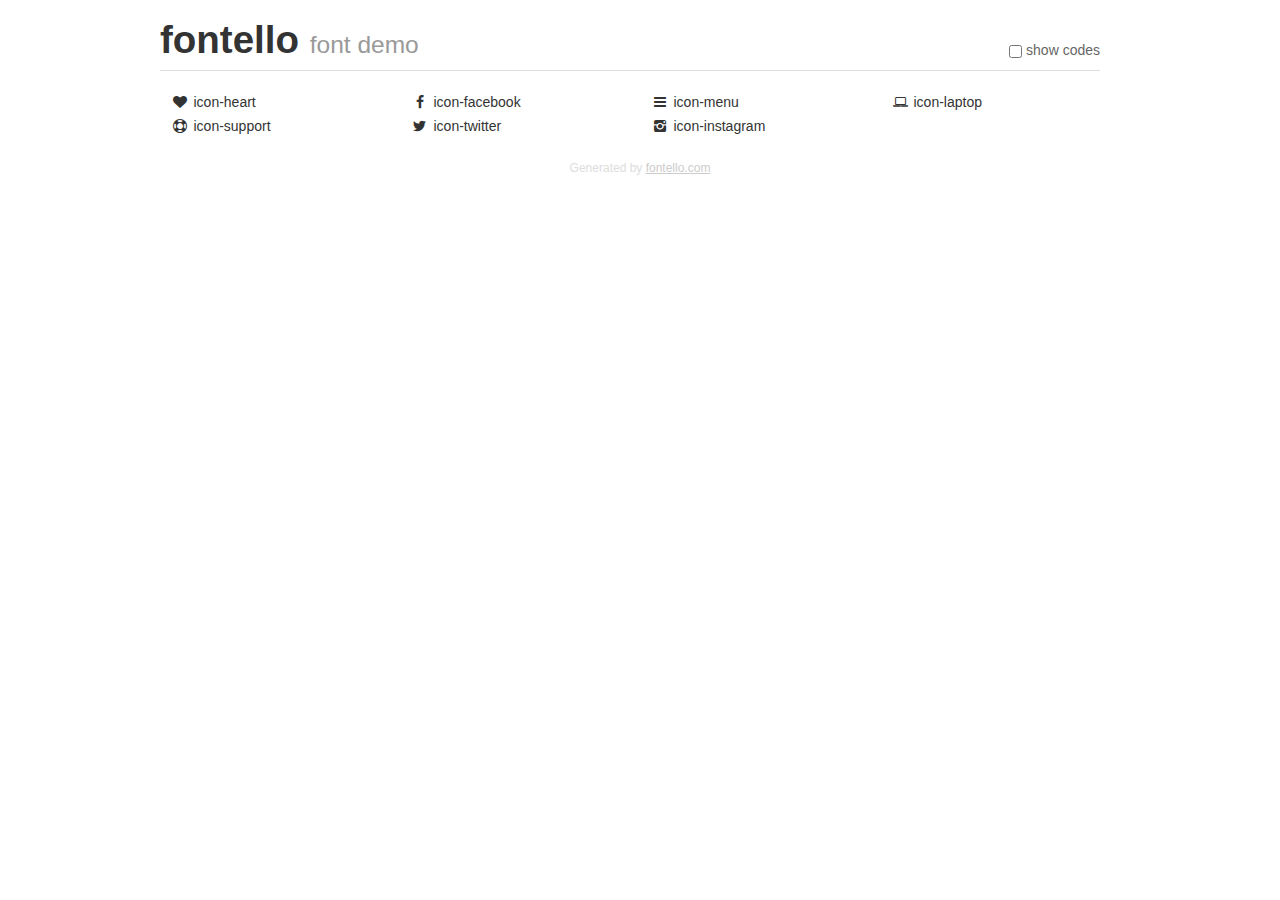
<file: Iconos/iconos/demo.html>
<!DOCTYPE html>
<html>
  <head><!--[if lt IE 9]><script language="javascript" type="text/javascript" src="//html5shim.googlecode.com/svn/trunk/html5.js"></script><![endif]-->
    <meta charset="UTF-8"><style>/*
 * Bootstrap v2.2.1
 *
 * Copyright 2012 Twitter, Inc
 * Licensed under the Apache License v2.0
 * http://www.apache.org/licenses/LICENSE-2.0
 *
 * Designed and built with all the love in the world @twitter by @mdo and @fat.
 */
.clearfix {
  *zoom: 1;
}
.clearfix:before,
.clearfix:after {
  display: table;
  content: "";
  line-height: 0;
}
.clearfix:after {
  clear: both;
}
html {
  font-size: 100%;
  -webkit-text-size-adjust: 100%;
  -ms-text-size-adjust: 100%;
}
a:focus {
  outline: thin dotted #333;
  outline: 5px auto -webkit-focus-ring-color;
  outline-offset: -2px;
}
a:hover,
a:active {
  outline: 0;
}
button,
input,
select,
textarea {
  margin: 0;
  font-size: 100%;
  vertical-align: middle;
}
button,
input {
  *overflow: visible;
  line-height: normal;
}
button::-moz-focus-inner,
input::-moz-focus-inner {
  padding: 0;
  border: 0;
}
body {
  margin: 0;
  font-family: "Helvetica Neue", Helvetica, Arial, sans-serif;
  font-size: 14px;
  line-height: 20px;
  color: #333;
  background-color: #fff;
}
a {
  color: #08c;
  text-decoration: none;
}
a:hover {
  color: #005580;
  text-decoration: underline;
}
.row {
  margin-left: -20px;
  *zoom: 1;
}
.row:before,
.row:after {
  display: table;
  content: "";
  line-height: 0;
}
.row:after {
  clear: both;
}
[class*="span"] {
  float: left;
  min-height: 1px;
  margin-left: 20px;
}
.container,
.navbar-static-top .container,
.navbar-fixed-top .container,
.navbar-fixed-bottom .container {
  width: 940px;
}
.span12 {
  width: 940px;
}
.span11 {
  width: 860px;
}
.span10 {
  width: 780px;
}
.span9 {
  width: 700px;
}
.span8 {
  width: 620px;
}
.span7 {
  width: 540px;
}
.span6 {
  width: 460px;
}
.span5 {
  width: 380px;
}
.span4 {
  width: 300px;
}
.span3 {
  width: 220px;
}
.span2 {
  width: 140px;
}
.span1 {
  width: 60px;
}
[class*="span"].pull-right,
.row-fluid [class*="span"].pull-right {
  float: right;
}
.container {
  margin-right: auto;
  margin-left: auto;
  *zoom: 1;
}
.container:before,
.container:after {
  display: table;
  content: "";
  line-height: 0;
}
.container:after {
  clear: both;
}
p {
  margin: 0 0 10px;
}
.lead {
  margin-bottom: 20px;
  font-size: 21px;
  font-weight: 200;
  line-height: 30px;
}
small {
  font-size: 85%;
}
h1 {
  margin: 10px 0;
  font-family: inherit;
  font-weight: bold;
  line-height: 20px;
  color: inherit;
  text-rendering: optimizelegibility;
}
h1 small {
  font-weight: normal;
  line-height: 1;
  color: #999;
}
h1 {
  line-height: 40px;
}
h1 {
  font-size: 38.5px;
}
h1 small {
  font-size: 24.5px;
}
body {
  margin-top: 90px;
}
.header {
  position: fixed;
  top: 0;
  left: 50%;
  margin-left: -480px;
  background-color: #fff;
  border-bottom: 1px solid #ddd;
  padding-top: 10px;
  z-index: 10;
}
.footer {
  color: #ddd;
  font-size: 12px;
  text-align: center;
  margin-top: 20px;
}
.footer a {
  color: #ccc;
  text-decoration: underline;
}
.the-icons {
  font-size: 14px;
  line-height: 24px;
}
.switch {
  position: absolute;
  right: 0;
  bottom: 10px;
  color: #666;
}
.switch input {
  margin-right: 0.3em;
}
.codesOn .i-name {
  display: none;
}
.codesOn .i-code {
  display: inline;
}
.i-code {
  display: none;
}
@font-face {
      font-family: 'fontello';
      src: url('./font/fontello.eot?88894438');
      src: url('./font/fontello.eot?88894438#iefix') format('embedded-opentype'),
           url('./font/fontello.woff?88894438') format('woff'),
           url('./font/fontello.ttf?88894438') format('truetype'),
           url('./font/fontello.svg?88894438#fontello') format('svg');
      font-weight: normal;
      font-style: normal;
    }
     
     
    .demo-icon
    {
      font-family: "fontello";
      font-style: normal;
      font-weight: normal;
      speak: none;
     
      display: inline-block;
      text-decoration: inherit;
      width: 1em;
      margin-right: .2em;
      text-align: center;
      /* opacity: .8; */
     
      /* For safety - reset parent styles, that can break glyph codes*/
      font-variant: normal;
      text-transform: none;
     
      /* fix buttons height, for twitter bootstrap */
      line-height: 1em;
     
      /* Animation center compensation - margins should be symmetric */
      /* remove if not needed */
      margin-left: .2em;
     
      /* You can be more comfortable with increased icons size */
      /* font-size: 120%; */
     
      /* Font smoothing. That was taken from TWBS */
      -webkit-font-smoothing: antialiased;
      -moz-osx-font-smoothing: grayscale;
     
      /* Uncomment for 3D effect */
      /* text-shadow: 1px 1px 1px rgba(127, 127, 127, 0.3); */
    }
     </style>
    <link rel="stylesheet" href="css/animation.css"><!--[if IE 7]><link rel="stylesheet" href="css/fontello-ie7.css"><![endif]-->
    <script>
      function toggleCodes(on) {
        var obj = document.getElementById('icons');
      
        if (on) {
          obj.className += ' codesOn';
        } else {
          obj.className = obj.className.replace(' codesOn', '');
        }
      }
      
    </script>
  </head>
  <body>
    <div class="container header">
      <h1>
        fontello
         <small>font demo</small>
      </h1>
      <label class="switch">
        <input type="checkbox" onclick="toggleCodes(this.checked)">show codes
      </label>
    </div>
    <div id="icons" class="container">
      <div class="row">
        <div title="Code: 0xe800" class="the-icons span3"><i class="demo-icon icon-heart">&#xe800;</i> <span class="i-name">icon-heart</span><span class="i-code">0xe800</span></div>
        <div title="Code: 0xf09a" class="the-icons span3"><i class="demo-icon icon-facebook">&#xf09a;</i> <span class="i-name">icon-facebook</span><span class="i-code">0xf09a</span></div>
        <div title="Code: 0xf0c9" class="the-icons span3"><i class="demo-icon icon-menu">&#xf0c9;</i> <span class="i-name">icon-menu</span><span class="i-code">0xf0c9</span></div>
        <div title="Code: 0xf109" class="the-icons span3"><i class="demo-icon icon-laptop">&#xf109;</i> <span class="i-name">icon-laptop</span><span class="i-code">0xf109</span></div>
      </div>
      <div class="row">
        <div title="Code: 0xf1cd" class="the-icons span3"><i class="demo-icon icon-support">&#xf1cd;</i> <span class="i-name">icon-support</span><span class="i-code">0xf1cd</span></div>
        <div title="Code: 0xf309" class="the-icons span3"><i class="demo-icon icon-twitter">&#xf309;</i> <span class="i-name">icon-twitter</span><span class="i-code">0xf309</span></div>
        <div title="Code: 0xf32d" class="the-icons span3"><i class="demo-icon icon-instagram">&#xf32d;</i> <span class="i-name">icon-instagram</span><span class="i-code">0xf32d</span></div>
      </div>
    </div>
    <div class="container footer">Generated by <a href="http://fontello.com">fontello.com</a></div>
  </body>
</html>
</file>
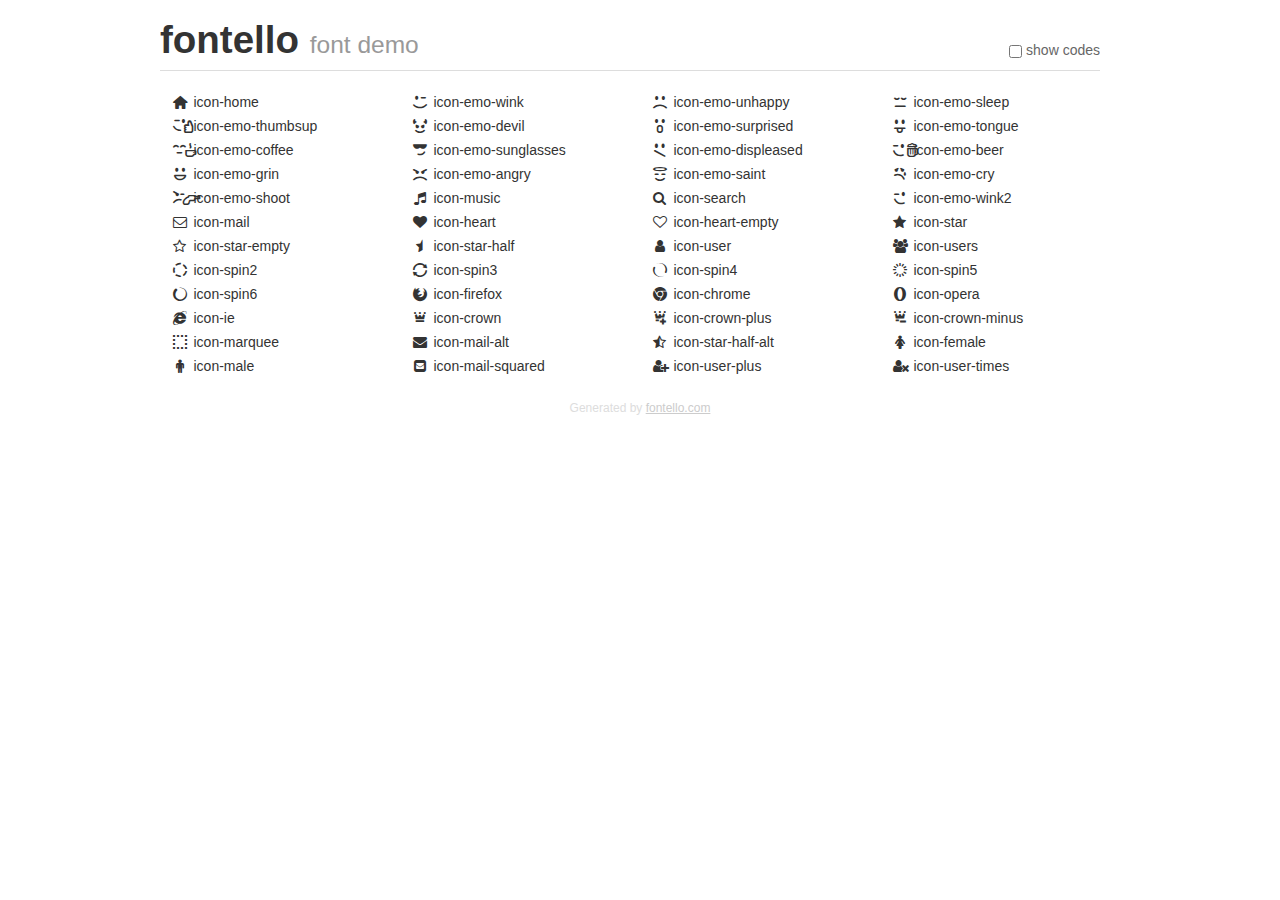
<file: Iconos/iconos2/demo.html>
<!DOCTYPE html>
<html>
  <head><!--[if lt IE 9]><script language="javascript" type="text/javascript" src="//html5shim.googlecode.com/svn/trunk/html5.js"></script><![endif]-->
    <meta charset="UTF-8"><style>/*
 * Bootstrap v2.2.1
 *
 * Copyright 2012 Twitter, Inc
 * Licensed under the Apache License v2.0
 * http://www.apache.org/licenses/LICENSE-2.0
 *
 * Designed and built with all the love in the world @twitter by @mdo and @fat.
 */
.clearfix {
  *zoom: 1;
}
.clearfix:before,
.clearfix:after {
  display: table;
  content: "";
  line-height: 0;
}
.clearfix:after {
  clear: both;
}
html {
  font-size: 100%;
  -webkit-text-size-adjust: 100%;
  -ms-text-size-adjust: 100%;
}
a:focus {
  outline: thin dotted #333;
  outline: 5px auto -webkit-focus-ring-color;
  outline-offset: -2px;
}
a:hover,
a:active {
  outline: 0;
}
button,
input,
select,
textarea {
  margin: 0;
  font-size: 100%;
  vertical-align: middle;
}
button,
input {
  *overflow: visible;
  line-height: normal;
}
button::-moz-focus-inner,
input::-moz-focus-inner {
  padding: 0;
  border: 0;
}
body {
  margin: 0;
  font-family: "Helvetica Neue", Helvetica, Arial, sans-serif;
  font-size: 14px;
  line-height: 20px;
  color: #333;
  background-color: #fff;
}
a {
  color: #08c;
  text-decoration: none;
}
a:hover {
  color: #005580;
  text-decoration: underline;
}
.row {
  margin-left: -20px;
  *zoom: 1;
}
.row:before,
.row:after {
  display: table;
  content: "";
  line-height: 0;
}
.row:after {
  clear: both;
}
[class*="span"] {
  float: left;
  min-height: 1px;
  margin-left: 20px;
}
.container,
.navbar-static-top .container,
.navbar-fixed-top .container,
.navbar-fixed-bottom .container {
  width: 940px;
}
.span12 {
  width: 940px;
}
.span11 {
  width: 860px;
}
.span10 {
  width: 780px;
}
.span9 {
  width: 700px;
}
.span8 {
  width: 620px;
}
.span7 {
  width: 540px;
}
.span6 {
  width: 460px;
}
.span5 {
  width: 380px;
}
.span4 {
  width: 300px;
}
.span3 {
  width: 220px;
}
.span2 {
  width: 140px;
}
.span1 {
  width: 60px;
}
[class*="span"].pull-right,
.row-fluid [class*="span"].pull-right {
  float: right;
}
.container {
  margin-right: auto;
  margin-left: auto;
  *zoom: 1;
}
.container:before,
.container:after {
  display: table;
  content: "";
  line-height: 0;
}
.container:after {
  clear: both;
}
p {
  margin: 0 0 10px;
}
.lead {
  margin-bottom: 20px;
  font-size: 21px;
  font-weight: 200;
  line-height: 30px;
}
small {
  font-size: 85%;
}
h1 {
  margin: 10px 0;
  font-family: inherit;
  font-weight: bold;
  line-height: 20px;
  color: inherit;
  text-rendering: optimizelegibility;
}
h1 small {
  font-weight: normal;
  line-height: 1;
  color: #999;
}
h1 {
  line-height: 40px;
}
h1 {
  font-size: 38.5px;
}
h1 small {
  font-size: 24.5px;
}
body {
  margin-top: 90px;
}
.header {
  position: fixed;
  top: 0;
  left: 50%;
  margin-left: -480px;
  background-color: #fff;
  border-bottom: 1px solid #ddd;
  padding-top: 10px;
  z-index: 10;
}
.footer {
  color: #ddd;
  font-size: 12px;
  text-align: center;
  margin-top: 20px;
}
.footer a {
  color: #ccc;
  text-decoration: underline;
}
.the-icons {
  font-size: 14px;
  line-height: 24px;
}
.switch {
  position: absolute;
  right: 0;
  bottom: 10px;
  color: #666;
}
.switch input {
  margin-right: 0.3em;
}
.codesOn .i-name {
  display: none;
}
.codesOn .i-code {
  display: inline;
}
.i-code {
  display: none;
}
@font-face {
      font-family: 'fontello';
      src: url('./font/fontello.eot?68530923');
      src: url('./font/fontello.eot?68530923#iefix') format('embedded-opentype'),
           url('./font/fontello.woff?68530923') format('woff'),
           url('./font/fontello.ttf?68530923') format('truetype'),
           url('./font/fontello.svg?68530923#fontello') format('svg');
      font-weight: normal;
      font-style: normal;
    }
     
     
    .demo-icon
    {
      font-family: "fontello";
      font-style: normal;
      font-weight: normal;
      speak: none;
     
      display: inline-block;
      text-decoration: inherit;
      width: 1em;
      margin-right: .2em;
      text-align: center;
      /* opacity: .8; */
     
      /* For safety - reset parent styles, that can break glyph codes*/
      font-variant: normal;
      text-transform: none;
     
      /* fix buttons height, for twitter bootstrap */
      line-height: 1em;
     
      /* Animation center compensation - margins should be symmetric */
      /* remove if not needed */
      margin-left: .2em;
     
      /* You can be more comfortable with increased icons size */
      /* font-size: 120%; */
     
      /* Font smoothing. That was taken from TWBS */
      -webkit-font-smoothing: antialiased;
      -moz-osx-font-smoothing: grayscale;
     
      /* Uncomment for 3D effect */
      /* text-shadow: 1px 1px 1px rgba(127, 127, 127, 0.3); */
    }
     </style>
    <link rel="stylesheet" href="css/animation.css"><!--[if IE 7]><link rel="stylesheet" href="css/" + font.fontname + "-ie7.css"><![endif]-->
    <script>
      function toggleCodes(on) {
        var obj = document.getElementById('icons');
      
        if (on) {
          obj.className += ' codesOn';
        } else {
          obj.className = obj.className.replace(' codesOn', '');
        }
      }
      
    </script>
  </head>
  <body>
    <div class="container header">
      <h1>fontello <small>font demo</small></h1>
      <label class="switch">
        <input type="checkbox" onclick="toggleCodes(this.checked)">show codes
      </label>
    </div>
    <div class="container" id="icons">
      <div class="row">
        <div class="the-icons span3" title="Code: 0xe800"><i class="demo-icon icon-home">&#xe800;</i> <span class="i-name">icon-home</span><span class="i-code">0xe800</span></div>
        <div class="the-icons span3" title="Code: 0xe801"><i class="demo-icon icon-emo-wink">&#xe801;</i> <span class="i-name">icon-emo-wink</span><span class="i-code">0xe801</span></div>
        <div class="the-icons span3" title="Code: 0xe802"><i class="demo-icon icon-emo-unhappy">&#xe802;</i> <span class="i-name">icon-emo-unhappy</span><span class="i-code">0xe802</span></div>
        <div class="the-icons span3" title="Code: 0xe803"><i class="demo-icon icon-emo-sleep">&#xe803;</i> <span class="i-name">icon-emo-sleep</span><span class="i-code">0xe803</span></div>
      </div>
      <div class="row">
        <div class="the-icons span3" title="Code: 0xe804"><i class="demo-icon icon-emo-thumbsup">&#xe804;</i> <span class="i-name">icon-emo-thumbsup</span><span class="i-code">0xe804</span></div>
        <div class="the-icons span3" title="Code: 0xe805"><i class="demo-icon icon-emo-devil">&#xe805;</i> <span class="i-name">icon-emo-devil</span><span class="i-code">0xe805</span></div>
        <div class="the-icons span3" title="Code: 0xe806"><i class="demo-icon icon-emo-surprised">&#xe806;</i> <span class="i-name">icon-emo-surprised</span><span class="i-code">0xe806</span></div>
        <div class="the-icons span3" title="Code: 0xe807"><i class="demo-icon icon-emo-tongue">&#xe807;</i> <span class="i-name">icon-emo-tongue</span><span class="i-code">0xe807</span></div>
      </div>
      <div class="row">
        <div class="the-icons span3" title="Code: 0xe808"><i class="demo-icon icon-emo-coffee">&#xe808;</i> <span class="i-name">icon-emo-coffee</span><span class="i-code">0xe808</span></div>
        <div class="the-icons span3" title="Code: 0xe809"><i class="demo-icon icon-emo-sunglasses">&#xe809;</i> <span class="i-name">icon-emo-sunglasses</span><span class="i-code">0xe809</span></div>
        <div class="the-icons span3" title="Code: 0xe80a"><i class="demo-icon icon-emo-displeased">&#xe80a;</i> <span class="i-name">icon-emo-displeased</span><span class="i-code">0xe80a</span></div>
        <div class="the-icons span3" title="Code: 0xe80b"><i class="demo-icon icon-emo-beer">&#xe80b;</i> <span class="i-name">icon-emo-beer</span><span class="i-code">0xe80b</span></div>
      </div>
      <div class="row">
        <div class="the-icons span3" title="Code: 0xe80c"><i class="demo-icon icon-emo-grin">&#xe80c;</i> <span class="i-name">icon-emo-grin</span><span class="i-code">0xe80c</span></div>
        <div class="the-icons span3" title="Code: 0xe80d"><i class="demo-icon icon-emo-angry">&#xe80d;</i> <span class="i-name">icon-emo-angry</span><span class="i-code">0xe80d</span></div>
        <div class="the-icons span3" title="Code: 0xe80e"><i class="demo-icon icon-emo-saint">&#xe80e;</i> <span class="i-name">icon-emo-saint</span><span class="i-code">0xe80e</span></div>
        <div class="the-icons span3" title="Code: 0xe80f"><i class="demo-icon icon-emo-cry">&#xe80f;</i> <span class="i-name">icon-emo-cry</span><span class="i-code">0xe80f</span></div>
      </div>
      <div class="row">
        <div class="the-icons span3" title="Code: 0xe810"><i class="demo-icon icon-emo-shoot">&#xe810;</i> <span class="i-name">icon-emo-shoot</span><span class="i-code">0xe810</span></div>
        <div class="the-icons span3" title="Code: 0xe811"><i class="demo-icon icon-music">&#xe811;</i> <span class="i-name">icon-music</span><span class="i-code">0xe811</span></div>
        <div class="the-icons span3" title="Code: 0xe812"><i class="demo-icon icon-search">&#xe812;</i> <span class="i-name">icon-search</span><span class="i-code">0xe812</span></div>
        <div class="the-icons span3" title="Code: 0xe813"><i class="demo-icon icon-emo-wink2">&#xe813;</i> <span class="i-name">icon-emo-wink2</span><span class="i-code">0xe813</span></div>
      </div>
      <div class="row">
        <div class="the-icons span3" title="Code: 0xe814"><i class="demo-icon icon-mail">&#xe814;</i> <span class="i-name">icon-mail</span><span class="i-code">0xe814</span></div>
        <div class="the-icons span3" title="Code: 0xe815"><i class="demo-icon icon-heart">&#xe815;</i> <span class="i-name">icon-heart</span><span class="i-code">0xe815</span></div>
        <div class="the-icons span3" title="Code: 0xe816"><i class="demo-icon icon-heart-empty">&#xe816;</i> <span class="i-name">icon-heart-empty</span><span class="i-code">0xe816</span></div>
        <div class="the-icons span3" title="Code: 0xe817"><i class="demo-icon icon-star">&#xe817;</i> <span class="i-name">icon-star</span><span class="i-code">0xe817</span></div>
      </div>
      <div class="row">
        <div class="the-icons span3" title="Code: 0xe818"><i class="demo-icon icon-star-empty">&#xe818;</i> <span class="i-name">icon-star-empty</span><span class="i-code">0xe818</span></div>
        <div class="the-icons span3" title="Code: 0xe819"><i class="demo-icon icon-star-half">&#xe819;</i> <span class="i-name">icon-star-half</span><span class="i-code">0xe819</span></div>
        <div class="the-icons span3" title="Code: 0xe81a"><i class="demo-icon icon-user">&#xe81a;</i> <span class="i-name">icon-user</span><span class="i-code">0xe81a</span></div>
        <div class="the-icons span3" title="Code: 0xe81b"><i class="demo-icon icon-users">&#xe81b;</i> <span class="i-name">icon-users</span><span class="i-code">0xe81b</span></div>
      </div>
      <div class="row">
        <div class="the-icons span3" title="Code: 0xe831"><i class="demo-icon icon-spin2 animate-spin">&#xe831;</i> <span class="i-name">icon-spin2</span><span class="i-code">0xe831</span></div>
        <div class="the-icons span3" title="Code: 0xe832"><i class="demo-icon icon-spin3 animate-spin">&#xe832;</i> <span class="i-name">icon-spin3</span><span class="i-code">0xe832</span></div>
        <div class="the-icons span3" title="Code: 0xe834"><i class="demo-icon icon-spin4 animate-spin">&#xe834;</i> <span class="i-name">icon-spin4</span><span class="i-code">0xe834</span></div>
        <div class="the-icons span3" title="Code: 0xe838"><i class="demo-icon icon-spin5 animate-spin">&#xe838;</i> <span class="i-name">icon-spin5</span><span class="i-code">0xe838</span></div>
      </div>
      <div class="row">
        <div class="the-icons span3" title="Code: 0xe839"><i class="demo-icon icon-spin6 animate-spin">&#xe839;</i> <span class="i-name">icon-spin6</span><span class="i-code">0xe839</span></div>
        <div class="the-icons span3" title="Code: 0xe840"><i class="demo-icon icon-firefox">&#xe840;</i> <span class="i-name">icon-firefox</span><span class="i-code">0xe840</span></div>
        <div class="the-icons span3" title="Code: 0xe841"><i class="demo-icon icon-chrome">&#xe841;</i> <span class="i-name">icon-chrome</span><span class="i-code">0xe841</span></div>
        <div class="the-icons span3" title="Code: 0xe842"><i class="demo-icon icon-opera">&#xe842;</i> <span class="i-name">icon-opera</span><span class="i-code">0xe842</span></div>
      </div>
      <div class="row">
        <div class="the-icons span3" title="Code: 0xe843"><i class="demo-icon icon-ie">&#xe843;</i> <span class="i-name">icon-ie</span><span class="i-code">0xe843</span></div>
        <div class="the-icons span3" title="Code: 0xe844"><i class="demo-icon icon-crown">&#xe844;</i> <span class="i-name">icon-crown</span><span class="i-code">0xe844</span></div>
        <div class="the-icons span3" title="Code: 0xe845"><i class="demo-icon icon-crown-plus">&#xe845;</i> <span class="i-name">icon-crown-plus</span><span class="i-code">0xe845</span></div>
        <div class="the-icons span3" title="Code: 0xe846"><i class="demo-icon icon-crown-minus">&#xe846;</i> <span class="i-name">icon-crown-minus</span><span class="i-code">0xe846</span></div>
      </div>
      <div class="row">
        <div class="the-icons span3" title="Code: 0xe847"><i class="demo-icon icon-marquee">&#xe847;</i> <span class="i-name">icon-marquee</span><span class="i-code">0xe847</span></div>
        <div class="the-icons span3" title="Code: 0xf0e0"><i class="demo-icon icon-mail-alt">&#xf0e0;</i> <span class="i-name">icon-mail-alt</span><span class="i-code">0xf0e0</span></div>
        <div class="the-icons span3" title="Code: 0xf123"><i class="demo-icon icon-star-half-alt">&#xf123;</i> <span class="i-name">icon-star-half-alt</span><span class="i-code">0xf123</span></div>
        <div class="the-icons span3" title="Code: 0xf182"><i class="demo-icon icon-female">&#xf182;</i> <span class="i-name">icon-female</span><span class="i-code">0xf182</span></div>
      </div>
      <div class="row">
        <div class="the-icons span3" title="Code: 0xf183"><i class="demo-icon icon-male">&#xf183;</i> <span class="i-name">icon-male</span><span class="i-code">0xf183</span></div>
        <div class="the-icons span3" title="Code: 0xf199"><i class="demo-icon icon-mail-squared">&#xf199;</i> <span class="i-name">icon-mail-squared</span><span class="i-code">0xf199</span></div>
        <div class="the-icons span3" title="Code: 0xf234"><i class="demo-icon icon-user-plus">&#xf234;</i> <span class="i-name">icon-user-plus</span><span class="i-code">0xf234</span></div>
        <div class="the-icons span3" title="Code: 0xf235"><i class="demo-icon icon-user-times">&#xf235;</i> <span class="i-name">icon-user-times</span><span class="i-code">0xf235</span></div>
      </div>
    </div>
    <div class="container footer">Generated by <a href="http://fontello.com">fontello.com</a></div>
  </body>
</html>
</file>
<file: css/estilo1.css>
body{
    margin: 0;
    padding: 0;
    font-size: 16px;
    line-height: 1.4em;
    color: rgb(0, 0, 0);
    background: #000000;
    font-family: sans-serif;
}

img{
    max-width: 70%;
    height: auto;
    border-radius: 3px;
}

a{
    text-decoration: none;
    color: inherit;
}

.section{
    clear: both;
    padding: 0;
    margin: 0;
}

.col{
    display: block;
    float: left;
    margin: 1% 0 1% 1.6%;
}

.col:first-child{
    margin-left: 0;
}

.span_3_of_3{
    width: 100%;
}

.span_2_of_3{
    width: 66.1%;
}

.span_1_of_3{
    width: 32.2%;
}

/*Encabezado y Navegacion*/
header{
    width: 100%;
    height: 100px;
    background: #000000;
}

.menu{
    width: 100%;
    height: 50px;
    display: flex;
    perspective: 200px;
}

.menu ul{
    display: flex;
    margin: auto;
}

.menu li{
    list-style: none;
    padding: 15px 20px;
}

.menu li:hover{
    background: rgba(255, 255, 255, 0.3);
    color: rgb(37, 3, 131);
    cursor: pointer;
    transition: all 300ms;    
}

.menu ul li ul{
    *display: none;
    flex-direction: column;
    position: absolute;
    background: #82a1b5;
    margin-top: 15px;
    transform: rotateY(240deg) scale(0);
    transition: all 1s;
    box-shadow: 1px 1px 10px 0px rgb(255, 252, 252);
}

.menu ul li:hover > ul{
    transform: rotateY(0deg) scale(1);
    transition: all 1s;
}

.menu ul li ul:before{
    content: '';
    width: 0;
    height: 0;
    border-right: 10px solid transparent;
    border-left: 10px solid transparent;
    border-bottom: 8px solid #f0e818;
    position: absolute;
    margin-top: -8px;
    margin-left: 20px;
}

.menu ul li ul li ul li{
    position: relative;
}
.menu ul li ul li:hover > ul{
    transform: rotateY(0deg) scale(1);

}

@media screen and (max-width:1000px){
    
    
    .content-menu{
        position: fixed;
        width: 100%;
        height: auto;
        display: none;
        padding: 20px;
    }
    
    .content-item{
        margin-top: 0px;
        display: flex;
        flex-wrap: wrap;
        overflow: hidden;
        justify-content: center;
    }
    
    .content-item span{
        padding: 20px;
    }
    
    
    .content-menu h4{
        transform: translateX(0px);
    }
    
    
    .content-article{
        padding: 0px;
        margin-top: 60px;
        margin-left: 0;
    }

    .content-article article{
        padding: 10px;
    }
}

nav{
    width: 100%;
    margin-bottom: 1em;
    background: #4400ff;
}

.logo{
    width: 100px;
    display: block;
    margin: auto;
}

/*Para submenú despegable*/

ul{
    padding: 0;
    margin: 0;
    overflow: hidden;
    font-weight: 300;
    text-align: center;
    transition: max-height 0.5s;
}

.nav-item{
    display: inline-block;
    padding: 20px;
    font-size: 1.4em;
}

.nav-item:hover{
    background: #F05F88;
    cursor: pointer;
}

.menu-bar{
    width: 6%;
    background: #2d2d2d;
    padding: 15px 20px;
    color: white;
    font-size: 1.4em;
    cursor: pointer;
    display: none;
}

.hamburger-icon{
    float: right;
    clear:both;
    margin-top: -5px;
    font-size: 1.4em;
}

/*Publicaciones*/

.container{
    max-width: 1020px;
    margin: 0 auto;
    margin-top: -20px;
    padding: 20px;
}

.blog-post{
    background: white;
    margin: 0 auto 2em auto;
    padding: 35px 30px;
}

.side-post{
    background: white;
    margin: 0 auto 1.5em auto;
    width: 15em;
    padding: 20px;
}

.blog-content{
    font-size: 1em;
    border-left: 5px solid #C578DE;
    padding-left: 15px;
}

.side-content{
    font-size: .9em;
    margin-top: 8px;
    margin-bottom: 0;
}

.blog-title{
    font-weight: 500px;
    font-size: 2.5em;
    margin-top: 5px;
}

.date{
    font-size: 1em;
    font-weight: 400;
    color: #9c9c9c;
    margin-top: -10px;
    text-decoration: underline;
    text-decoration-color: currentColor;
}

.post-link{
    color: #5d05a5f6;
    font-style: italic;
    transition: all 0.4s;
}

.post-link:hover{
    text-decoration: underline;
    cursor: pointer;
}

/*Boton*/

.button{
    display: block;
    padding: 15px 20px;
    margin-top: .8em;
    background: #0B9513;
    text-align: center;
    color: white;
    font-size: 1.4em;
    border-radius: 3px;
    transition: all .4s ease-in;
}

.button:hover{
    background: #B637AD;
}

/*footer*/

footer{
    width: 100%;
    float: right;
    background: #057E47;
    color: white;
    display: flex;
    flex-wrap: wrap;
    padding: 50px;
    box-sizing: border-box;
}

footer h1{
    margin: 20px auto;
}

footer p{
    margin: auto;
}

@media screen and (max-width: 56.25em){
    .col{
        margin: 1% 0 1% 0%;
    }
    
    .span_3_of_3,
    .span_2_of_3,
    .span_1_of_3{
        width: 100%;
    }
    
    .side-post{
        width: 42%;
        float: left;
        margin: -2% 0 1% 1.6%;
    }
}

@media screen and (max-width: 42.813em){
    .side-post{
        width: auto;
        padding: 15px;
        margin: -2% auto 8% auto;
    }
    
    .blog-title{
        font-size: 1.95em;
    }
    
    .date {
        font-size: .9em;
    }
}

/* @480px */

@media screen and (max-width: 30em){
    nav ul{
        max-height: 0;
    }
    
    .reveal{
        max-height: 19em;
    }
    
    nav ul .nav-item{
        box-sizing: border-box;
        width: 100%;
        padding: 15px;
    }
    
    .menu-bar{
        display: block;
    }
}

/* @380px */

@media screen and (max-width: 23.75em){
    .blog-content,
    .post-link{
        font-size: .9em;
    }
    
    .side-content{
        font-size: .8em;
    }
    
    .button{
        padding: 10px 15px;
    }
    
    .nav-item{
        font-size: 1.2em;
    }
</file>
<file: Iconos/iconos/css/fontello.css>
@font-face {
  font-family: 'fontello';
  src: url('../font/fontello.eot?16464424');
  src: url('../font/fontello.eot?16464424#iefix') format('embedded-opentype'),
       url('../font/fontello.woff2?16464424') format('woff2'),
       url('../font/fontello.woff?16464424') format('woff'),
       url('../font/fontello.ttf?16464424') format('truetype'),
       url('../font/fontello.svg?16464424#fontello') format('svg');
  font-weight: normal;
  font-style: normal;
}
/* Chrome hack: SVG is rendered more smooth in Windozze. 100% magic, uncomment if you need it. */
/* Note, that will break hinting! In other OS-es font will be not as sharp as it could be */
/*
@media screen and (-webkit-min-device-pixel-ratio:0) {
  @font-face {
    font-family: 'fontello';
    src: url('../font/fontello.svg?16464424#fontello') format('svg');
  }
}
*/
 
 [class^="icon-"]:before, [class*=" icon-"]:before {
  font-family: "fontello";
  font-style: normal;
  font-weight: normal;
  speak: none;
 
  display: inline-block;
  text-decoration: inherit;
  width: 1em;
  margin-right: .2em;
  text-align: center;
  /* opacity: .8; */
 
  /* For safety - reset parent styles, that can break glyph codes*/
  font-variant: normal;
  text-transform: none;
 
  /* fix buttons height, for twitter bootstrap */
  line-height: 1em;
 
  /* Animation center compensation - margins should be symmetric */
  /* remove if not needed */
  margin-left: .2em;
 
  /* you can be more comfortable with increased icons size */
  /* font-size: 120%; */
 
  /* Font smoothing. That was taken from TWBS */
  -webkit-font-smoothing: antialiased;
  -moz-osx-font-smoothing: grayscale;
 
  /* Uncomment for 3D effect */
  /* text-shadow: 1px 1px 1px rgba(127, 127, 127, 0.3); */
}
 
.icon-heart:before { content: '\e800'; } /* '' */
.icon-facebook:before { content: '\f09a'; } /* '' */
.icon-menu:before { content: '\f0c9'; } /* '' */
.icon-laptop:before { content: '\f109'; } /* '' */
.icon-support:before { content: '\f1cd'; } /* '' */
.icon-twitter:before { content: '\f309'; } /* '' */
.icon-instagram:before { content: '\f32d'; } /* '' */
</file>
<file: Iconos/iconos2/css/fontello.css>
@font-face {
  font-family: 'fontello';
  src: url('../font/fontello.eot?45462464');
  src: url('../font/fontello.eot?45462464#iefix') format('embedded-opentype'),
       url('../font/fontello.woff2?45462464') format('woff2'),
       url('../font/fontello.woff?45462464') format('woff'),
       url('../font/fontello.ttf?45462464') format('truetype'),
       url('../font/fontello.svg?45462464#fontello') format('svg');
  font-weight: normal;
  font-style: normal;
}
/* Chrome hack: SVG is rendered more smooth in Windozze. 100% magic, uncomment if you need it. */
/* Note, that will break hinting! In other OS-es font will be not as sharp as it could be */
/*
@media screen and (-webkit-min-device-pixel-ratio:0) {
  @font-face {
    font-family: 'fontello';
    src: url('../font/fontello.svg?45462464#fontello') format('svg');
  }
}
*/
 
 [class^="icon-"]:before, [class*=" icon-"]:before {
  font-family: "fontello";
  font-style: normal;
  font-weight: normal;
  speak: none;
 
  display: inline-block;
  text-decoration: inherit;
  width: 1em;
  margin-right: .2em;
  text-align: center;
  /* opacity: .8; */
 
  /* For safety - reset parent styles, that can break glyph codes*/
  font-variant: normal;
  text-transform: none;
 
  /* fix buttons height, for twitter bootstrap */
  line-height: 1em;
 
  /* Animation center compensation - margins should be symmetric */
  /* remove if not needed */
  margin-left: .2em;
 
  /* you can be more comfortable with increased icons size */
  /* font-size: 120%; */
 
  /* Font smoothing. That was taken from TWBS */
  -webkit-font-smoothing: antialiased;
  -moz-osx-font-smoothing: grayscale;
 
  /* Uncomment for 3D effect */
  /* text-shadow: 1px 1px 1px rgba(127, 127, 127, 0.3); */
}
 
.icon-home:before { content: '\e800'; } /* '' */
.icon-emo-wink:before { content: '\e801'; } /* '' */
.icon-emo-unhappy:before { content: '\e802'; } /* '' */
.icon-emo-sleep:before { content: '\e803'; } /* '' */
.icon-emo-thumbsup:before { content: '\e804'; } /* '' */
.icon-emo-devil:before { content: '\e805'; } /* '' */
.icon-emo-surprised:before { content: '\e806'; } /* '' */
.icon-emo-tongue:before { content: '\e807'; } /* '' */
.icon-emo-coffee:before { content: '\e808'; } /* '' */
.icon-emo-sunglasses:before { content: '\e809'; } /* '' */
.icon-emo-displeased:before { content: '\e80a'; } /* '' */
.icon-emo-beer:before { content: '\e80b'; } /* '' */
.icon-emo-grin:before { content: '\e80c'; } /* '' */
.icon-emo-angry:before { content: '\e80d'; } /* '' */
.icon-emo-saint:before { content: '\e80e'; } /* '' */
.icon-emo-cry:before { content: '\e80f'; } /* '' */
.icon-emo-shoot:before { content: '\e810'; } /* '' */
.icon-music:before { content: '\e811'; } /* '' */
.icon-search:before { content: '\e812'; } /* '' */
.icon-emo-wink2:before { content: '\e813'; } /* '' */
.icon-mail:before { content: '\e814'; } /* '' */
.icon-heart:before { content: '\e815'; } /* '' */
.icon-heart-empty:before { content: '\e816'; } /* '' */
.icon-star:before { content: '\e817'; } /* '' */
.icon-star-empty:before { content: '\e818'; } /* '' */
.icon-star-half:before { content: '\e819'; } /* '' */
.icon-user:before { content: '\e81a'; } /* '' */
.icon-users:before { content: '\e81b'; } /* '' */
.icon-spin2:before { content: '\e831'; } /* '' */
.icon-spin3:before { content: '\e832'; } /* '' */
.icon-spin4:before { content: '\e834'; } /* '' */
.icon-spin5:before { content: '\e838'; } /* '' */
.icon-spin6:before { content: '\e839'; } /* '' */
.icon-firefox:before { content: '\e840'; } /* '' */
.icon-chrome:before { content: '\e841'; } /* '' */
.icon-opera:before { content: '\e842'; } /* '' */
.icon-ie:before { content: '\e843'; } /* '' */
.icon-crown:before { content: '\e844'; } /* '' */
.icon-crown-plus:before { content: '\e845'; } /* '' */
.icon-crown-minus:before { content: '\e846'; } /* '' */
.icon-marquee:before { content: '\e847'; } /* '' */
.icon-mail-alt:before { content: '\f0e0'; } /* '' */
.icon-star-half-alt:before { content: '\f123'; } /* '' */
.icon-female:before { content: '\f182'; } /* '' */
.icon-male:before { content: '\f183'; } /* '' */
.icon-mail-squared:before { content: '\f199'; } /* '' */
.icon-user-plus:before { content: '\f234'; } /* '' */
.icon-user-times:before { content: '\f235'; } /* '' */
</file>
<file: css/menunn3.css>
/*Contenedor todo*/
.container-all{
    width: 100%;
    max-width: 1000px;
    margin: auto;
    padding: 20px;
    background: #ffffff;
    margin-top: 40px;
    border-top: 6px solid rgba(16, 35, 141, 0.99);
}
/*Titulo*/
.title{
    font-size: 40px;
    margin-bottom: 40px;
    color:#080c74;
}
/*Subtitulo*/
.sub-title{
    font-size: 30px;
    font-weight: 400;
    color:#2e2d2d;
}

/*Contenedor imagen*/
.container-all img{
    width: 480px;
    float: left;
    margin-right: 20px;

}
/*Contenedor de todo etiqueta p*/
.container-all p{
    font-size: 21px;
    font-weight: 300;
    margin-top: 20px;
}

/* Propiedades de etiqueta b*/
.container-all b{
    font-size: 21px;
    font-weight: 300;
}

h3{
    color:aliceblue;
}
/* Propiedades de los enlaces*/
.container .enlace a {
    font-size: 21px;
    font-family: 'Roboto', sans-serif;
    text-decoration: none; /* La propiedad text-decoration permite que el texto sea decorado*/
    color: #d3136b;
}
#footer 
{
    text-align: center;
    border: 12px;
    background-color: #f88888;
    width: 102%;
    padding: 5px;
}
</file>
<file: css/menun2.css>
*{
    margin: 0;
    padding: 0;
    box-sizing: border-box;
    font-family: 'Lucida Sans', 'Lucida Sans Regular', 'Lucida Grande', 'Lucida Sans Unicode', Geneva, Verdana, sans-serif;
}

header{
    width: 100%;
    height: 70px;
    background:#000000;
    position:inherit;
    z-index: 100;

}

.menu{
    width: auto;
    float:right;
    margin-top: 23px;
    margin-right: 45%;
    
}

.menu ul{
    display: flex;
}
.menu li{
    list-style: none;
}

/*Menú lista, edicion de cajas*/
.menu li a{
    padding: 10px;
    border-radius: 2em;
    border:none;
    outline: 2px solid rgb(253, 253, 253);
    outline-offset: 3px;
    text-decoration: none;
    font-size: 18px;
    font-weight: bold;
    margin: 7px;
}

.menu li a:hover{
    color: white;
}

#check{
    display: none;
}
.icon-menu{
    display: none;
}

#check:checked .menu{
    height: 65px;
}

@media screen and (max-width:900px){
    .icon-menu{
        display: block;
        color: white;
        float: right;
        padding: 5px;
        font-size: 24px;
        border: 1px solid #2398c3;
        border-radius: 5px;
        margin-top: 10px;
        margin-right: 16px;
    }
    .icon-menu:hover{
        background: #1d9ec4;
        cursor: pointer;
    }
    .menu{
        float: left;
        margin-top: 0px;
        width: 100%;
        height:0;
        overflow: hidden;
        background: #1e1e1e;
        transition: all 300ms;
    }
    
    .menu ul{
        flex-direction: column;
        
    }
    .menu li a{
        display: block;
       
    }
}
</file>
<file: css/estilooooo.css>
@import url('https://fonts.googleapis.com/css?family=Source+Sans+Pro:200,200i,300,300i,400,400i,600,600i,700,700i,900,900i&display=swap');


*{
    margin: 0;
    padding: 0;
    box-sizing: border-box;
    text-decoration: none;
    font-family: 'Source Sans Pro', sans-serif;
}

header{
    position: fixed;
    top: 0;
    left: 0;
    width: 100%;
    height: 80px;
    background: #571818; /* Color del header */
    box-shadow: #fa1919; /* Código por definir para que sirve */ 
    z-index: 2;
}

.header-content{
    max-width: 1200px; /* Comentario */
    margin: auto; /* Comentario */
    display: flex;
    justify-content: space-between; /* Comentario */
}

.logo{
    height: 80px; /* Altura del logo en el header */ 
    display: flex;
    justify-content: center;
    align-items: center;
}

.logo h1 b{
    color: #ffffff; /* Color del texto Informática*/
}


.menu {
    height: 80px; /* Altura del Menú en el header */
}

.menu nav{
    height: 100%; /* Altura del menu de navegación */
}

.menu nav ul{
    height: 100%;
    display:flex; /* posición del menú de navegación*/
    list-style: none;
}

.menu nav ul li{
    height: 100%;
    margin: 0px 20px; /* margen entre la lista del menú*/
    display: flex; /* Indica la capacidad de un elemento flexible para alterar sus dimensiones y llenar el espacio disponible */
    justify-content: center;
    align-items: center;
    position: relative;
}

.menu-selected:before{ /* Selector del menú, linea de color*/
    content: '';
    width: 100%;
    height: 7px; /* Linea indicando la navegación seleccionada*/
    background: #b7571a; /* color del selector*/
    position:fixed;
    top: 0;
    left: 0;
}

.menu nav ul li a{ /* posición del menú de navegación*/
    color: #ffffff; /* */
    font-size: 18px; /* posición del menú de navegación*/
    transition: color 300ms; /* posición del menú de navegación*/
}

.menu nav ul li a:hover{
    color: #f5d23d; /* color del efecto al pasar el puntero en el menú */
}

.menu .text-menu-selected{ /* Selector menú Inicio */
    color: #f5d23d;
}

.menu nav ul li a i{ /* No borrar! */
    display: none;
}

#icon-menu{ /* propiedades del icono del menú */
    width: 50px;
    height: 50px;
    position: absolute;
    right: 20px;
    top: 16px;
    padding: 10px;
    font-size: 20px;
    background: #c0c0c7; /* Color del icono del menú*/
    border-radius: 100%;
    color: #4e4b4b; /* Color interior icono del menú */
    display: none;
    justify-content: center;
    align-items: center;
    cursor: pointer;
}

#icon-menu:hover{ /*Efecto señalador con el mouse */
    opacity: 0.8;
}


/* Propiedades de Portada*/
.container-cover{
    width: 100%;
    height: 500px;
    position: relative;
    margin-top: 80px;
    background-image: url(../Imagenes/china1.jpg);
    background-position: center;
    background-size: cover;
    background-repeat: no-repeat;
}

/* Propiedades la cubierta de portada*/
.container-cover:before{ 
    content: '';
    width: 100%;
    height: 100%;
    background: rgba(100, 100, 100, 0.8); /* color de la cubierta*/
    position: absolute;
    top: 0;
    left: 0;
}

/* Propiedades contenedor de la cubierta */
.container-info-cover{
    max-width: 800px;  /*ancho máximo del contenedor de la cubierta */
    height: 500px; /* altura de la contenedor de la cubierta */
    margin: auto;
    text-align: center;
    display: flex;
    flex-direction: column;
    justify-content: center;
    align-items: center;
    position: relative;
    z-index: 1;
}

.container-info-cover h1{ /* texto titulo en portada */
    font-size: 60px;
    font-weight: 500;
    color: #ffffff; /* color del titulo en portada */
    margin-bottom: 20px;
}

.container-info-cover p{ /* texto subtitulo en portada*/
    color: #ffffff; /* color del subtitulo en portada */
    font-size: 28px;
    font-weight: 300;
}

/* propiedades para hacer responsive nuestra página web*/

@media screen and (max-width: 1220px){

    .header-content,
    .container-content,
    .container-footer footer{
        max-width: 1000px;
        padding: 0 20px;
    }


}

@media screen and (max-width: 1020px){

    .container-content{
        width: 100%;
        flex-direction: column;
    }

    article{
        box-shadow: 0 0 0 0;
    }

    .container-aside{
        display: flex;
        justify-content: center;
    }

    .container-aside aside{
        max-width: 300px;
        margin: 10px;
    }

}


@media screen and (max-width: 800px){

    body{
        overflow-x: hidden;
    }

    .container-all{
        transition: all 300ms cubic-bezier(1,0,0,1);
    }

    .move-container-all{
        transform: translateX(300px);
    }

    .menu{
        width: 0px;
        height: 100vh;
        position: fixed;
        top: 80px;
        left: 0;
        background: #fff;
        overflow: hidden;
        transform: translateX(-350px);
        box-shadow: 10px 0 20px -25px black;
        transition: all 300ms cubic-bezier(1,0,0,1);
    }

    .show-lateral {
        width: 300px;
        transform: translateX(0px);
    }

    .menu nav ul {
        flex-direction: column;
    }

    .menu nav ul li{
        max-width: 200px;
        height: 50px;
        justify-content: flex-start;
    }

    .menu-selected:before{
        width: 0;
    }

    .menu nav ul li a{
        margin-top: 40px;
        color: #858585;
    }

    .menu nav ul li a i{
        width: 20px;
        display: inline-block;
        margin-right: 10px;
        color: #46a2fd;
    }

    #icon-menu{
        display: flex;
    }

    .container-aside{
        flex-wrap: wrap;
    }

}
</file>
<file: css/menun.css>
*{
    margin: 0;
    padding: 0;
    box-sizing: border-box;
    font-family: 'Lucida Sans', 'Lucida Sans Regular', 'Lucida Grande', 'Lucida Sans Unicode', Geneva, Verdana, sans-serif;
}

header{
    width: 100%;
    height: 70px;
    background:#000000;
    position:inherit;
    z-index: 100;

}

.menu{
    width: auto;
    float:right;
    margin-top: 23px;
    margin-right: 45%;
    
}

.menu ul{
    display: flex;
}
.menu li{
    list-style: none;
}

/*Menú lista, edicion de cajas*/
.menu li a{
    padding: 10px;
    border-radius: 2em;
    border:none;
    outline: 2px solid rgb(253, 253, 253);
    outline-offset: 3px;
    text-decoration: none;
    font-size: 18px;
    font-weight: bold;
    margin: 7px;
}

.menu li a:hover{
    color: white;
}

#check{
    display: none;
}
.icon-menu{
    display: none;
}

#check:checked .menu{
    height: 65px;
}

@media screen and (max-width:900px){
    .icon-menu{
        display: block;
        color: white;
        float: right;
        padding: 5px;
        font-size: 24px;
        border: 1px solid #2398c3;
        border-radius: 5px;
        margin-top: 10px;
        margin-right: 16px;
    }
    .icon-menu:hover{
        background: #1d9ec4;
        cursor: pointer;
    }
    .menu{
        float: left;
        margin-top: 0px;
        width: 100%;
        height:0;
        overflow: hidden;
        background: #1e1e1e;
        transition: all 300ms;
    }
    
    .menu ul{
        flex-direction: column;
        
    }
    .menu li a{
        display: block;
       
    }
}
</file>
<file: css/urud.css>
body /* Estilos del cuerpo de la pagina*/
{ 
    background: #9bbec1; /*color de fondo de la pagina*/
    font-family: Arial;
    font-size: 11px;
    width: 1200px;
    margin: auto;
}

/*Estilo de la imagen*/
#imagenlogo
{
    background: url(../Imagenes/romagas2.jpg) no-repeat left;
    background-size: 25%;
    /*Agregaremos un padding*/
    padding: 20em 0em 0em 0em;
    text-transform: uppercase;
}

/*Estilo para la Etiqueta "a" incluida en H1*/
#imagenlogo h1 a
{
    margin-left: 850px;
    padding: 0em 0em 0em 0em;
    text-decoration: none;
    font-size: 2em;
    font-weight: bold;
    color: #1a486f;

}

/*Estilo para el subtitulado*/
#subtitulo 
{
    padding: 0em;
    margin-left: 950px;
    font-size: 2em;
    color: color="black";
}

/*Estilo para los lemenstos d la lista del Menu*/
#menu li
{
    /*AHORA LOS BOTONES QUE SE VISUALIZAN EN BLOQUES*/
    display: inline-block;

}

/*Estilo para los elmentos de la lista del Menu*/
#menu li

{
    display: block;
    float: left;
    margin-right: 0.12em;
    padding: 1em 1.5em;

    /*COMO VEMOS, SE GENERO UN CUADRO PARA LOS BOTONES*/
   background: #000000;
   
   /*DAMOS UNA SOMBRITA A LOS BOTONES*/
   box-shadow: inset 0px -2px 0px 0px rgba(206, 121, 121, 0.25);
   text-decoration: none;

   /*UNA SOMBRA PARA EL TEXTO COMO S VISUALIZA*/
   text-shadow: 1px 1px 0px #ffffff;
   text-transform: uppercase;
   font-size: .90em;
   color:#ffffff;
}

/*Estilo para la seccion que muestra el contenido*/
#seccion
{
    width: 1150px;
    padding: 20px 40px;
    background: #fff;
    height: 500px;
}

/*Estilo para la imagen que se encuestra dentro de la seccion*/
#imagen
{
    margin-top: 0em;
    margin-left: 320px;
    width: 330px;
    height: 250px;
    text-align: center;
}

/*Estilo para el titulo dentro de la sección*/
#subtitulo2
{
    font-family: 'Segoe UI', Tahoma, Geneva, Verdana, sans-serif;
    font-size: 25px;
    color: #030303;
}

/*Estilo para el texto del lado derecho*/
#ladoizquierdo 
{
    margin: -5px 20px 0px 0px;
    float: left;
    width: 65%;
    text-align: justify; /*justificar texto*/
    color: style= color="black";
}

/*estilo para el texto del footer del documento*/
#footer 
{
    text-align: center;
    border: 12px;
    background-color: #f88888;
    width: 102%;
    padding: 5px;
}

/*Estilo para todos los parrafos del documento*/ 
p{
    font-family: tahoma;
    font-size: 11pt;
}
</file>
<file: css/estilosloslos.css>
@import url('https://fonts.googleapis.com/css?family=Open+Sans|Roboto'); /* Google Fonts*/


html, body{ /* Tipo del código y Cuerpo del documento... esto ya lo sabe!*/
    margin: 0;
    padding: 0;
}

body{ /* Cuerpo del documento... esto ya lo sabe!*/
    width: 100%;
    background:#2eccc4;
    height: 100%;
    font-family: sans-serif;
    letter-spacing: 0.03em; /* espacio de letra*/
    line-height: 1.6;/* altura de línea ... leer más*/
    font-family: 'Open Sans', sans-serif;
}

.title{
    text-align: center;
    font-size: 40px;
    color:#000000;
    margin-top: 90px;
    font-weight: 100;
    font-family: 'Roboto', sans-serif;
}


.container{ /* contenedor*/
    width: 100%;
    max-width: 1200px;
    height: 430px;
    display: flex;
    flex-wrap: wrap; /* especifica si los elementos "hijos" son obligados a permanecer en una misma línea o pueden fluir en varias líneas.*/
    justify-content: center;
    margin: auto;
}

.container .card{ /* contenedor tarjeta/imagen*/
    width: 330px;
    height: 615px;
    border-radius: 9px;
    box-shadow: 0 2px 2px rgba(0, 0, 0, 0.2);
    overflow: hidden;
    margin: 20px;
    text-align: center;
    transition: all 0.30s;
}

.container .card:hover{ /* cuando el usuario interactúa con un elemento con un dispositivo señalador, pero no necesariamente lo activa*/
    transform: translateY(-15px); /* Aplica una o varias funciones de transformación sobre un elemento.*/
    box-shadow: 0 12px 16px rgba(0, 0, 0, 0.2); /* describe uno o más efectos de sombra como una lista separada por comas. Permite proyectar una sombra difuminada en la estructura de casi cualquier elemento.*/
    color:#4f0f55;
}

.container .card img{
    width: 330px;
    height: 220px;
}


.container .card h4{
    font-weight: 600;
}

.container .card p{
    padding: 0 1rem;
    font-size: 16px;
    font-weight: 300;
}

.container .card a {
    font-weight: 500; /* permite establecer el grosor con el que se muestran las letras del texto */
    text-decoration: none; /* La propiedad text-decoration permite que el texto sea decorado*/
    color: #1f0536;
}

button {
	border: none;
	outline: none;
	padding: 10px 20px;
	border-radius: 50px;
	color: rgb(0, 0, 0);
	background: #fff;
	margin-bottom: 50px;
	box-shadow: 0 3px 20px 0 #0000003b;
}
button:hover{
	cursor: pointer;
}
</file>
<file: Iconos/iconos/css/fontello-ie7.css>
[class^="icon-"], [class*=" icon-"] {
  font-family: 'fontello';
  font-style: normal;
  font-weight: normal;
 
  /* fix buttons height */
  line-height: 1em;
 
  /* you can be more comfortable with increased icons size */
  /* font-size: 120%; */
}
 
.icon-heart { *zoom: expression( this.runtimeStyle['zoom'] = '1', this.innerHTML = '&#xe800;&nbsp;'); }
.icon-facebook { *zoom: expression( this.runtimeStyle['zoom'] = '1', this.innerHTML = '&#xf09a;&nbsp;'); }
.icon-menu { *zoom: expression( this.runtimeStyle['zoom'] = '1', this.innerHTML = '&#xf0c9;&nbsp;'); }
.icon-laptop { *zoom: expression( this.runtimeStyle['zoom'] = '1', this.innerHTML = '&#xf109;&nbsp;'); }
.icon-support { *zoom: expression( this.runtimeStyle['zoom'] = '1', this.innerHTML = '&#xf1cd;&nbsp;'); }
.icon-twitter { *zoom: expression( this.runtimeStyle['zoom'] = '1', this.innerHTML = '&#xf309;&nbsp;'); }
.icon-instagram { *zoom: expression( this.runtimeStyle['zoom'] = '1', this.innerHTML = '&#xf32d;&nbsp;'); }
</file>
<file: Iconos/iconos/css/animation.css>
/*
   Animation example, for spinners
*/
.animate-spin {
  -moz-animation: spin 2s infinite linear;
  -o-animation: spin 2s infinite linear;
  -webkit-animation: spin 2s infinite linear;
  animation: spin 2s infinite linear;
  display: inline-block;
}
@-moz-keyframes spin {
  0% {
    -moz-transform: rotate(0deg);
    -o-transform: rotate(0deg);
    -webkit-transform: rotate(0deg);
    transform: rotate(0deg);
  }

  100% {
    -moz-transform: rotate(359deg);
    -o-transform: rotate(359deg);
    -webkit-transform: rotate(359deg);
    transform: rotate(359deg);
  }
}
@-webkit-keyframes spin {
  0% {
    -moz-transform: rotate(0deg);
    -o-transform: rotate(0deg);
    -webkit-transform: rotate(0deg);
    transform: rotate(0deg);
  }

  100% {
    -moz-transform: rotate(359deg);
    -o-transform: rotate(359deg);
    -webkit-transform: rotate(359deg);
    transform: rotate(359deg);
  }
}
@-o-keyframes spin {
  0% {
    -moz-transform: rotate(0deg);
    -o-transform: rotate(0deg);
    -webkit-transform: rotate(0deg);
    transform: rotate(0deg);
  }

  100% {
    -moz-transform: rotate(359deg);
    -o-transform: rotate(359deg);
    -webkit-transform: rotate(359deg);
    transform: rotate(359deg);
  }
}
@-ms-keyframes spin {
  0% {
    -moz-transform: rotate(0deg);
    -o-transform: rotate(0deg);
    -webkit-transform: rotate(0deg);
    transform: rotate(0deg);
  }

  100% {
    -moz-transform: rotate(359deg);
    -o-transform: rotate(359deg);
    -webkit-transform: rotate(359deg);
    transform: rotate(359deg);
  }
}
@keyframes spin {
  0% {
    -moz-transform: rotate(0deg);
    -o-transform: rotate(0deg);
    -webkit-transform: rotate(0deg);
    transform: rotate(0deg);
  }

  100% {
    -moz-transform: rotate(359deg);
    -o-transform: rotate(359deg);
    -webkit-transform: rotate(359deg);
    transform: rotate(359deg);
  }
}
</file>
<file: Iconos/iconos2/css/animation.css>
/*
   Animation example, for spinners
*/
.animate-spin {
  -moz-animation: spin 2s infinite linear;
  -o-animation: spin 2s infinite linear;
  -webkit-animation: spin 2s infinite linear;
  animation: spin 2s infinite linear;
  display: inline-block;
}
@-moz-keyframes spin {
  0% {
    -moz-transform: rotate(0deg);
    -o-transform: rotate(0deg);
    -webkit-transform: rotate(0deg);
    transform: rotate(0deg);
  }

  100% {
    -moz-transform: rotate(359deg);
    -o-transform: rotate(359deg);
    -webkit-transform: rotate(359deg);
    transform: rotate(359deg);
  }
}
@-webkit-keyframes spin {
  0% {
    -moz-transform: rotate(0deg);
    -o-transform: rotate(0deg);
    -webkit-transform: rotate(0deg);
    transform: rotate(0deg);
  }

  100% {
    -moz-transform: rotate(359deg);
    -o-transform: rotate(359deg);
    -webkit-transform: rotate(359deg);
    transform: rotate(359deg);
  }
}
@-o-keyframes spin {
  0% {
    -moz-transform: rotate(0deg);
    -o-transform: rotate(0deg);
    -webkit-transform: rotate(0deg);
    transform: rotate(0deg);
  }

  100% {
    -moz-transform: rotate(359deg);
    -o-transform: rotate(359deg);
    -webkit-transform: rotate(359deg);
    transform: rotate(359deg);
  }
}
@-ms-keyframes spin {
  0% {
    -moz-transform: rotate(0deg);
    -o-transform: rotate(0deg);
    -webkit-transform: rotate(0deg);
    transform: rotate(0deg);
  }

  100% {
    -moz-transform: rotate(359deg);
    -o-transform: rotate(359deg);
    -webkit-transform: rotate(359deg);
    transform: rotate(359deg);
  }
}
@keyframes spin {
  0% {
    -moz-transform: rotate(0deg);
    -o-transform: rotate(0deg);
    -webkit-transform: rotate(0deg);
    transform: rotate(0deg);
  }

  100% {
    -moz-transform: rotate(359deg);
    -o-transform: rotate(359deg);
    -webkit-transform: rotate(359deg);
    transform: rotate(359deg);
  }
}
</file>
